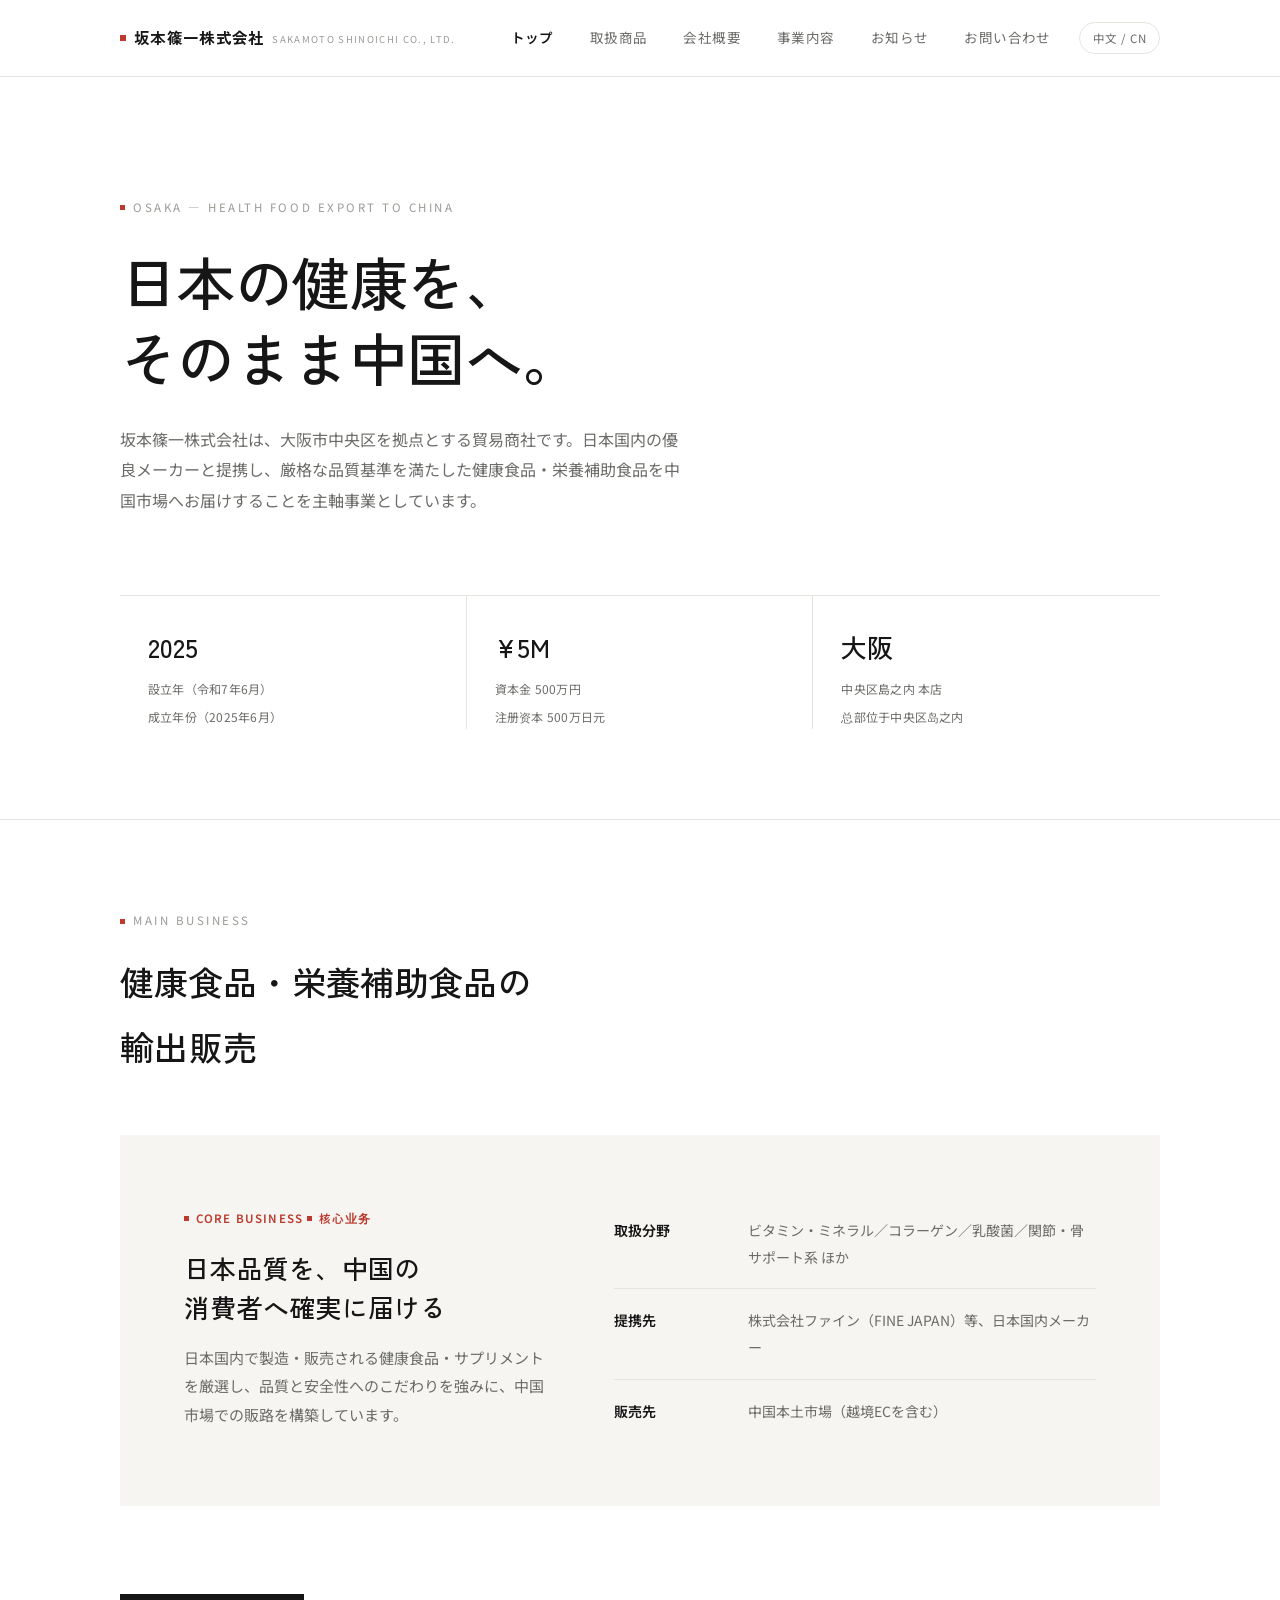
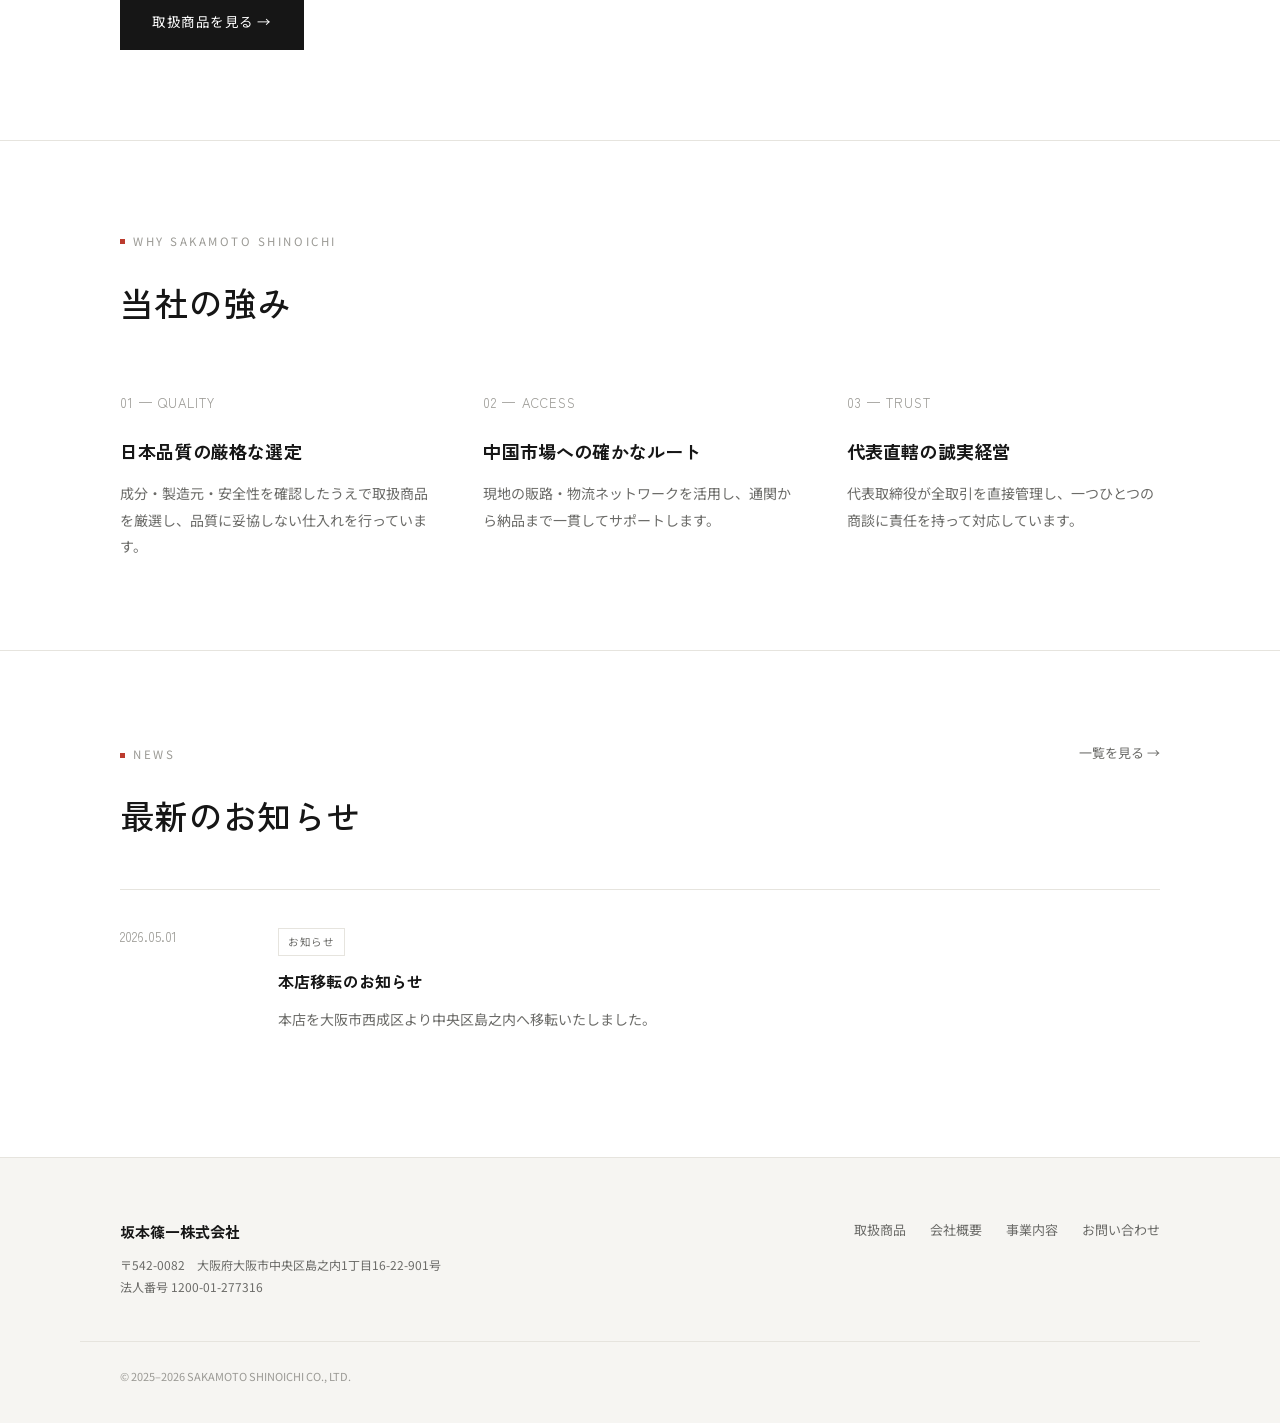
<file: index.html>
<!doctype html>
<html lang="ja">
<head>
<meta charset="UTF-8">
<meta name="viewport" content="width=device-width, initial-scale=1">
<title>坂本篠一株式会社 ｜ 日本の健康食品・栄養補助食品を中国へ</title>
<meta name="description" content="坂本篠一株式会社は大阪市中央区を拠点に、日本の優良健康食品・栄養補助食品メーカーと提携し、中国市場への輸出販売を行う商社です。">
<link rel="preconnect" href="https://fonts.googleapis.com">
<link href="https://fonts.googleapis.com/css2?family=Zen+Kaku+Gothic+New:wght@400;500;600;700&family=Noto+Sans+JP:wght@300;400;500;600;700&display=swap" rel="stylesheet">
<link rel="stylesheet" href="css/style.css">
</head>
<body>
<a class="skip-link" href="#main">本文へスキップ</a>

<header class="site-header">
  <div class="wrap">
    <a class="brand" href="index.html">
      <span class="dot"></span>坂本篠一株式会社
      <span class="en">SAKAMOTO SHINOICHI CO., LTD.</span>
    </a>
    <nav class="main-nav" aria-label="メインナビゲーション">
      <a href="index.html" aria-current="page">トップ</a>
      <a href="products.html">取扱商品</a>
      <a href="about.html">会社概要</a>
      <a href="business.html">事業内容</a>
      <a href="news.html">お知らせ</a>
      <a href="contact.html">お問い合わせ</a>
      <button class="lang-toggle" type="button">中文 / CN</button>
    </nav>
    <button class="nav-toggle" type="button" aria-label="メニューを開く"><span></span></button>
  </div>
</header>

<main id="main">

  <section class="hero">
    <div class="wrap">
      <span class="eyebrow lang-jp">OSAKA — HEALTH FOOD EXPORT TO CHINA</span>
      <span class="eyebrow lang-cn">大阪 — 健康食品对华出口</span>

      <h1 class="lang-jp">日本の健康を、<br>そのまま中国へ。</h1>
      <h1 class="lang-cn">将日本的健康，<br>原汁原味送达中国。</h1>

      <p class="lead lang-jp">坂本篠一株式会社は、大阪市中央区を拠点とする貿易商社です。日本国内の優良メーカーと提携し、厳格な品質基準を満たした健康食品・栄養補助食品を中国市場へお届けすることを主軸事業としています。</p>
      <p class="lead lang-cn">坂本篠一株式会社是一家总部位于大阪市中央区的贸易商社。我们与日本国内优质厂商建立合作，将符合严格品质标准的健康食品与营养保健品销往中国市场，这是我们的核心事业。</p>

      <div class="hero-stats">
        <div>
          <span class="num">2025</span>
          <span class="label lang-jp">設立年（令和7年6月）</span>
          <span class="label lang-cn">成立年份（2025年6月）</span>
        </div>
        <div>
          <span class="num">¥5M</span>
          <span class="label lang-jp">資本金 500万円</span>
          <span class="label lang-cn">注册资本 500万日元</span>
        </div>
        <div>
          <span class="num">大阪</span>
          <span class="label lang-jp">中央区島之内 本店</span>
          <span class="label lang-cn">总部位于中央区岛之内</span>
        </div>
      </div>
    </div>
  </section>

  <section aria-labelledby="main-biz-h">
    <div class="wrap">
      <div class="section-head">
        <span class="eyebrow lang-jp">MAIN BUSINESS</span>
        <span class="eyebrow lang-cn">核心业务</span>
        <h2 id="main-biz-h" class="lang-jp">健康食品・栄養補助食品の<br>輸出販売</h2>
        <h2 class="lang-cn">健康食品与营养保健品<br>出口销售</h2>
      </div>

      <div class="main-biz">
        <div>
          <span class="tag lang-jp">CORE BUSINESS</span>
          <span class="tag lang-cn">核心业务</span>
          <h3 class="lang-jp">日本品質を、中国の<br>消費者へ確実に届ける</h3>
          <h3 class="lang-cn">将日本品质，<br>确实送达中国消费者</h3>
          <p class="lang-jp">日本国内で製造・販売される健康食品・サプリメントを厳選し、品質と安全性へのこだわりを強みに、中国市場での販路を構築しています。</p>
          <p class="lang-cn">精选日本国内生产销售的健康食品与营养补充剂，凭借对品质与安全性的坚持，构建面向中国市场的稳定销售渠道。</p>
        </div>
        <ul class="main-biz-list">
          <li><strong class="lang-jp">取扱分野</strong><strong class="lang-cn">经营领域</strong><span class="lang-jp">ビタミン・ミネラル／コラーゲン／乳酸菌／関節・骨サポート系 ほか</span><span class="lang-cn">维生素矿物质／胶原蛋白／乳酸菌／关节骨骼支持类 等</span></li>
          <li><strong class="lang-jp">提携先</strong><strong class="lang-cn">合作伙伴</strong><span class="lang-jp">株式会社ファイン（FINE JAPAN）等、日本国内メーカー</span><span class="lang-cn">株式会社FINE JAPAN等日本国内厂商</span></li>
          <li><strong class="lang-jp">販売先</strong><strong class="lang-cn">销售地区</strong><span class="lang-jp">中国本土市場（越境ECを含む）</span><span class="lang-cn">中国本土市场（含跨境电商渠道）</span></li>
        </ul>
      </div>
      <div class="section-foot">
        <a href="products.html" class="btn lang-jp">取扱商品を見る →</a>
        <a href="products.html" class="btn lang-cn">查看代理产品 →</a>
      </div>
    </div>
  </section>

  <section aria-labelledby="strength-h">
    <div class="wrap">
      <div class="section-head">
        <span class="eyebrow lang-jp">WHY SAKAMOTO SHINOICHI</span>
        <span class="eyebrow lang-cn">我们的优势</span>
        <h2 id="strength-h" class="lang-jp">当社の強み</h2>
        <h2 class="lang-cn">核心竞争力</h2>
      </div>
      <div class="grid3">
        <div>
          <span class="num">01 — QUALITY</span>
          <h3 class="lang-jp">日本品質の厳格な選定</h3>
          <h3 class="lang-cn">严格遴选日本品质</h3>
          <p class="lang-jp">成分・製造元・安全性を確認したうえで取扱商品を厳選し、品質に妥協しない仕入れを行っています。</p>
          <p class="lang-cn">在确认成分、产地与安全性后严格筛选经营产品，采购上绝不妥协品质。</p>
        </div>
        <div>
          <span class="num">02 — ACCESS</span>
          <h3 class="lang-jp">中国市場への確かなルート</h3>
          <h3 class="lang-cn">畅通的中国市场渠道</h3>
          <p class="lang-jp">現地の販路・物流ネットワークを活用し、通関から納品まで一貫してサポートします。</p>
          <p class="lang-cn">充分利用本地销售渠道与物流网络，从通关到交付提供全程支持。</p>
        </div>
        <div>
          <span class="num">03 — TRUST</span>
          <h3 class="lang-jp">代表直轄の誠実経営</h3>
          <h3 class="lang-cn">代表亲自・诚信经营</h3>
          <p class="lang-jp">代表取締役が全取引を直接管理し、一つひとつの商談に責任を持って対応しています。</p>
          <p class="lang-cn">代表取締役亲自主导全部交易，对每笔业务负责到底。</p>
        </div>
      </div>
    </div>
  </section>

  <section aria-labelledby="news-h">
    <div class="wrap">
      <div class="section-head" style="display:flex;justify-content:space-between;align-items:baseline;flex-wrap:wrap;gap:20px;margin-bottom:40px;">
        <div>
          <span class="eyebrow lang-jp">NEWS</span>
          <span class="eyebrow lang-cn">最新公告</span>
          <h2 id="news-h" class="lang-jp" style="margin-top:0;">最新のお知らせ</h2>
          <h2 class="lang-cn" style="margin-top:0;">最新公告</h2>
        </div>
        <a href="news.html" class="lang-jp" style="font-size:13px;color:var(--ink-soft);">一覧を見る →</a>
        <a href="news.html" class="lang-cn" style="font-size:13px;color:var(--ink-soft);">查看全部 →</a>
      </div>
      <div class="news-item">
        <div class="news-date">2026.05.01</div>
        <div>
          <span class="news-tag lang-jp">お知らせ</span><span class="news-tag lang-cn">公告</span>
          <h3 class="lang-jp">本店移転のお知らせ</h3>
          <h3 class="lang-cn">总部迁址公告</h3>
          <p class="lang-jp">本店を大阪市西成区より中央区島之内へ移転いたしました。</p>
          <p class="lang-cn">总部已由大阪市西成区迁至中央区岛之内。</p>
        </div>
      </div>
    </div>
  </section>

</main>

<footer>
  <div class="wrap">
    <div>
      <div class="f-brand">坂本篠一株式会社</div>
      <div class="f-meta">〒542-0082　大阪府大阪市中央区島之内1丁目16-22-901号<br>法人番号 1200-01-277316</div>
    </div>
    <nav class="f-links">
      <a href="products.html" class="lang-jp">取扱商品</a><a href="products.html" class="lang-cn">代理产品</a>
      <a href="about.html" class="lang-jp">会社概要</a><a href="about.html" class="lang-cn">公司概要</a>
      <a href="business.html" class="lang-jp">事業内容</a><a href="business.html" class="lang-cn">业务内容</a>
      <a href="contact.html" class="lang-jp">お問い合わせ</a><a href="contact.html" class="lang-cn">联系我们</a>
    </nav>
  </div>
  <div class="wrap f-bottom">© 2025–2026 SAKAMOTO SHINOICHI CO., LTD.</div>
</footer>

<script src="js/main.js"></script>
</body>
</html>
</file>
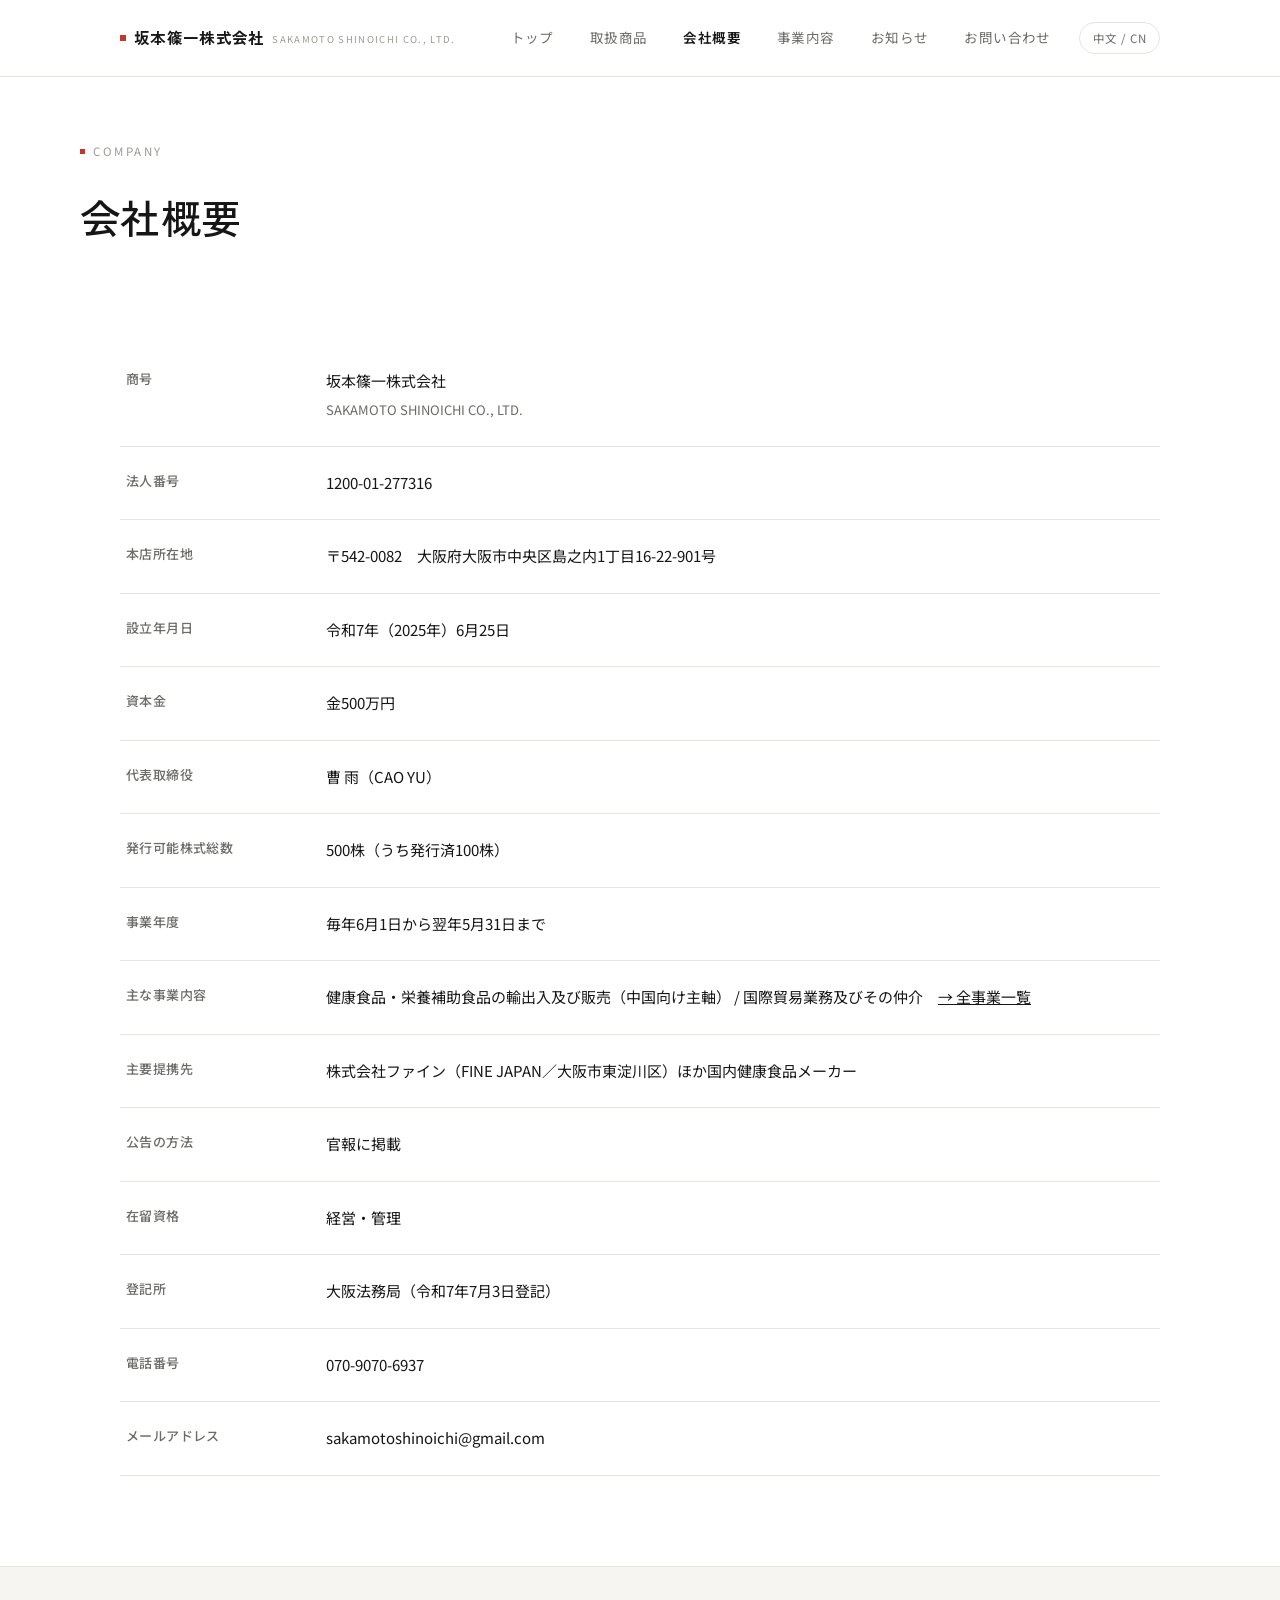
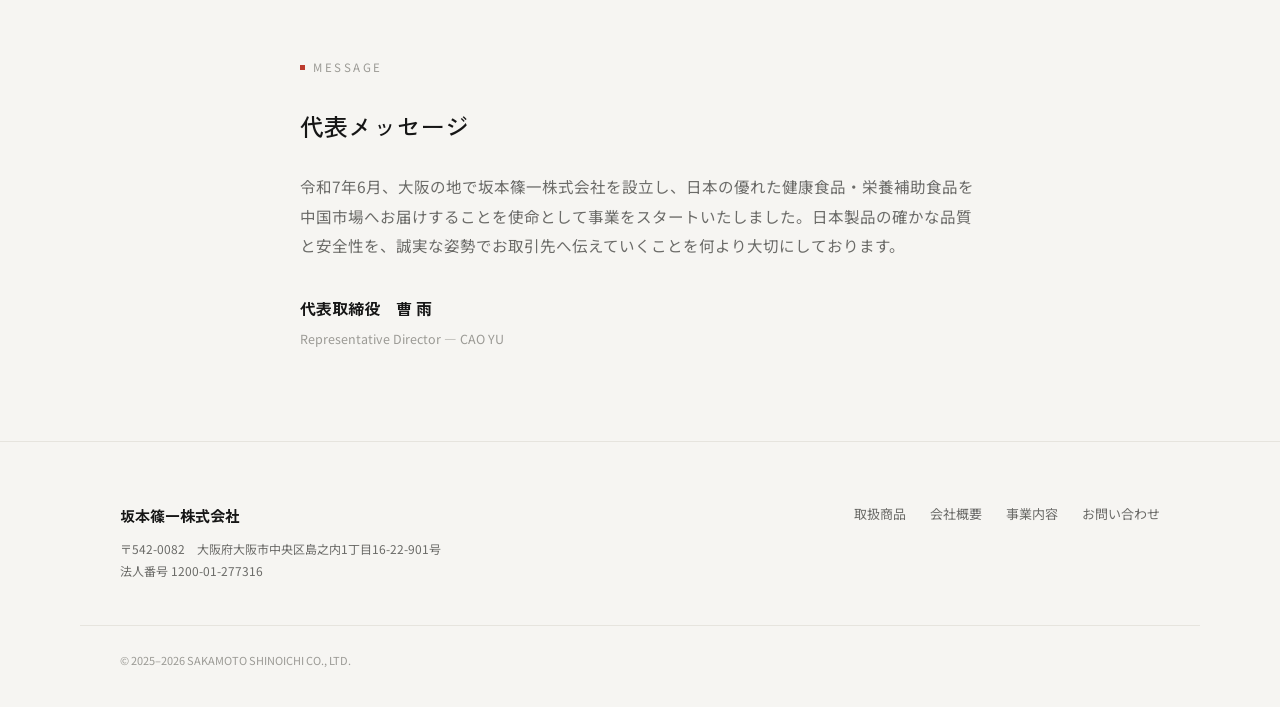
<file: about.html>
<!doctype html>
<html lang="ja">
<head>
<meta charset="UTF-8">
<meta name="viewport" content="width=device-width, initial-scale=1">
<title>会社概要 ｜ 坂本篠一株式会社</title>
<meta name="description" content="坂本篠一株式会社の会社概要。大阪市中央区島之内、資本金500万円、令和7年6月設立。代表取締役：曹雨（CAO YU）。法人番号1200-01-277316。">
<link rel="preconnect" href="https://fonts.googleapis.com">
<link href="https://fonts.googleapis.com/css2?family=Zen+Kaku+Gothic+New:wght@400;500;600;700&family=Noto+Sans+JP:wght@300;400;500;600;700&display=swap" rel="stylesheet">
<link rel="stylesheet" href="css/style.css">
</head>
<body>
<a class="skip-link" href="#main">本文へスキップ</a>

<header class="site-header">
  <div class="wrap">
    <a class="brand" href="index.html">
      <span class="dot"></span>坂本篠一株式会社
      <span class="en">SAKAMOTO SHINOICHI CO., LTD.</span>
    </a>
    <nav class="main-nav" aria-label="メインナビゲーション">
      <a href="index.html">トップ</a>
      <a href="products.html">取扱商品</a>
      <a href="about.html" aria-current="page">会社概要</a>
      <a href="business.html">事業内容</a>
      <a href="news.html">お知らせ</a>
      <a href="contact.html">お問い合わせ</a>
      <button class="lang-toggle" type="button">中文 / CN</button>
    </nav>
    <button class="nav-toggle" type="button" aria-label="メニューを開く"><span></span></button>
  </div>
</header>

<main id="main">

  <div class="page-head wrap">
    <span class="eyebrow lang-jp">COMPANY</span>
    <span class="eyebrow lang-cn">公司概要</span>
    <h1 class="lang-jp">会社概要</h1>
    <h1 class="lang-cn">公司概要</h1>
  </div>

  <section>
    <div class="wrap">
      <table class="kaisha">
        <tr>
          <th class="lang-jp">商号</th><th class="lang-cn">公司名称</th>
          <td>坂本篠一株式会社<br><span style="font-size:13px;color:var(--ink-soft)">SAKAMOTO SHINOICHI CO., LTD.</span></td>
        </tr>
        <tr>
          <th class="lang-jp">法人番号</th><th class="lang-cn">法人编号</th>
          <td>1200-01-277316</td>
        </tr>
        <tr>
          <th class="lang-jp">本店所在地</th><th class="lang-cn">总部地址</th>
          <td class="lang-jp">〒542-0082　大阪府大阪市中央区島之内1丁目16-22-901号</td>
          <td class="lang-cn">〒542-0082　大阪府大阪市中央区岛之内1丁目16-22-901号</td>
        </tr>
        <tr>
          <th class="lang-jp">設立年月日</th><th class="lang-cn">成立日期</th>
          <td class="lang-jp">令和7年（2025年）6月25日</td>
          <td class="lang-cn">2025年6月25日（令和7年）</td>
        </tr>
        <tr>
          <th class="lang-jp">資本金</th><th class="lang-cn">注册资本</th>
          <td class="lang-jp">金500万円</td>
          <td class="lang-cn">500万日元</td>
        </tr>
        <tr>
          <th class="lang-jp">代表取締役</th><th class="lang-cn">代表取締役</th>
          <td>曹 雨（CAO YU）</td>
        </tr>
        <tr>
          <th class="lang-jp">発行可能株式総数</th><th class="lang-cn">可发行股票总数</th>
          <td class="lang-jp">500株（うち発行済100株）</td>
          <td class="lang-cn">500股（其中已发行100股）</td>
        </tr>
        <tr>
          <th class="lang-jp">事業年度</th><th class="lang-cn">会计年度</th>
          <td class="lang-jp">毎年6月1日から翌年5月31日まで</td>
          <td class="lang-cn">每年6月1日至翌年5月31日</td>
        </tr>
        <tr>
          <th class="lang-jp">主な事業内容</th><th class="lang-cn">主要业务</th>
          <td class="lang-jp">健康食品・栄養補助食品の輸出入及び販売（中国向け主軸） / 国際貿易業務及びその仲介　<a href="business.html" style="text-decoration:underline">→ 全事業一覧</a></td>
          <td class="lang-cn">健康食品与营养保健品进出口及销售（核心面向中国） / 国际贸易业务及中介　<a href="business.html" style="text-decoration:underline">→ 全部业务</a></td>
        </tr>
        <tr>
          <th class="lang-jp">主要提携先</th><th class="lang-cn">主要合作伙伴</th>
          <td class="lang-jp">株式会社ファイン（FINE JAPAN／大阪市東淀川区）ほか国内健康食品メーカー</td>
          <td class="lang-cn">株式会社FINE JAPAN（大阪市东淀川区）等日本国内健康食品厂商</td>
        </tr>
        <tr>
          <th class="lang-jp">公告の方法</th><th class="lang-cn">公告方式</th>
          <td class="lang-jp">官報に掲載</td>
          <td class="lang-cn">刊载于官报</td>
        </tr>
        <tr>
          <th class="lang-jp">在留資格</th><th class="lang-cn">签证类型</th>
          <td class="lang-jp">経営・管理</td>
          <td class="lang-cn">经营管理签证</td>
        </tr>
        <tr>
          <th class="lang-jp">登記所</th><th class="lang-cn">登记机关</th>
          <td class="lang-jp">大阪法務局（令和7年7月3日登記）</td>
          <td class="lang-cn">大阪法务局（2025年7月3日登记）</td>
        </tr>
        <tr>
          <th class="lang-jp">電話番号</th><th class="lang-cn">电话</th>
          <td>070-9070-6937</td>
        </tr>
        <tr>
          <th class="lang-jp">メールアドレス</th><th class="lang-cn">邮箱</th>
          <td><a href="mailto:sakamotoshinoichi@gmail.com">sakamotoshinoichi@gmail.com</a></td>
        </tr>
      </table>
    </div>
  </section>

  <section style="background:var(--bg-soft);">
    <div class="wrap-n">
      <span class="eyebrow lang-jp">MESSAGE</span>
      <span class="eyebrow lang-cn">代表致辞</span>
      <h2 class="lang-jp" style="font-size:24px;margin-bottom:24px;">代表メッセージ</h2>
      <h2 class="lang-cn" style="font-size:24px;margin-bottom:24px;">代表致辞</h2>
      <p class="lang-jp" style="color:var(--ink-soft);font-size:15.5px;">令和7年6月、大阪の地で坂本篠一株式会社を設立し、日本の優れた健康食品・栄養補助食品を中国市場へお届けすることを使命として事業をスタートいたしました。日本製品の確かな品質と安全性を、誠実な姿勢でお取引先へ伝えていくことを何より大切にしております。</p>
      <p class="lang-cn" style="color:var(--ink-soft);font-size:15.5px;">2025年6月，坂本篠一株式会社于大阪正式创立，以将日本优质健康食品与营养保健品输送至中国市场为使命，开启经营之路。我们最重视的，是以诚信的态度将日本产品的可靠品质与安全保障传递给每一位合作伙伴。</p>
      <div style="margin-top:32px;font-family:var(--serif);font-size:16px;color:var(--ink);font-weight:600;">代表取締役　曹 雨</div>
      <div style="font-size:12.5px;color:var(--ink-faint);margin-top:4px;">Representative Director — CAO YU</div>
    </div>
  </section>

</main>

<footer>
  <div class="wrap">
    <div>
      <div class="f-brand">坂本篠一株式会社</div>
      <div class="f-meta">〒542-0082　大阪府大阪市中央区島之内1丁目16-22-901号<br>法人番号 1200-01-277316</div>
    </div>
    <nav class="f-links">
      <a href="products.html" class="lang-jp">取扱商品</a><a href="products.html" class="lang-cn">代理产品</a>
      <a href="about.html" class="lang-jp">会社概要</a><a href="about.html" class="lang-cn">公司概要</a>
      <a href="business.html" class="lang-jp">事業内容</a><a href="business.html" class="lang-cn">业务内容</a>
      <a href="contact.html" class="lang-jp">お問い合わせ</a><a href="contact.html" class="lang-cn">联系我们</a>
    </nav>
  </div>
  <div class="wrap f-bottom">© 2025–2026 SAKAMOTO SHINOICHI CO., LTD.</div>
</footer>

<script src="js/main.js"></script>
</body>
</html>
</file>
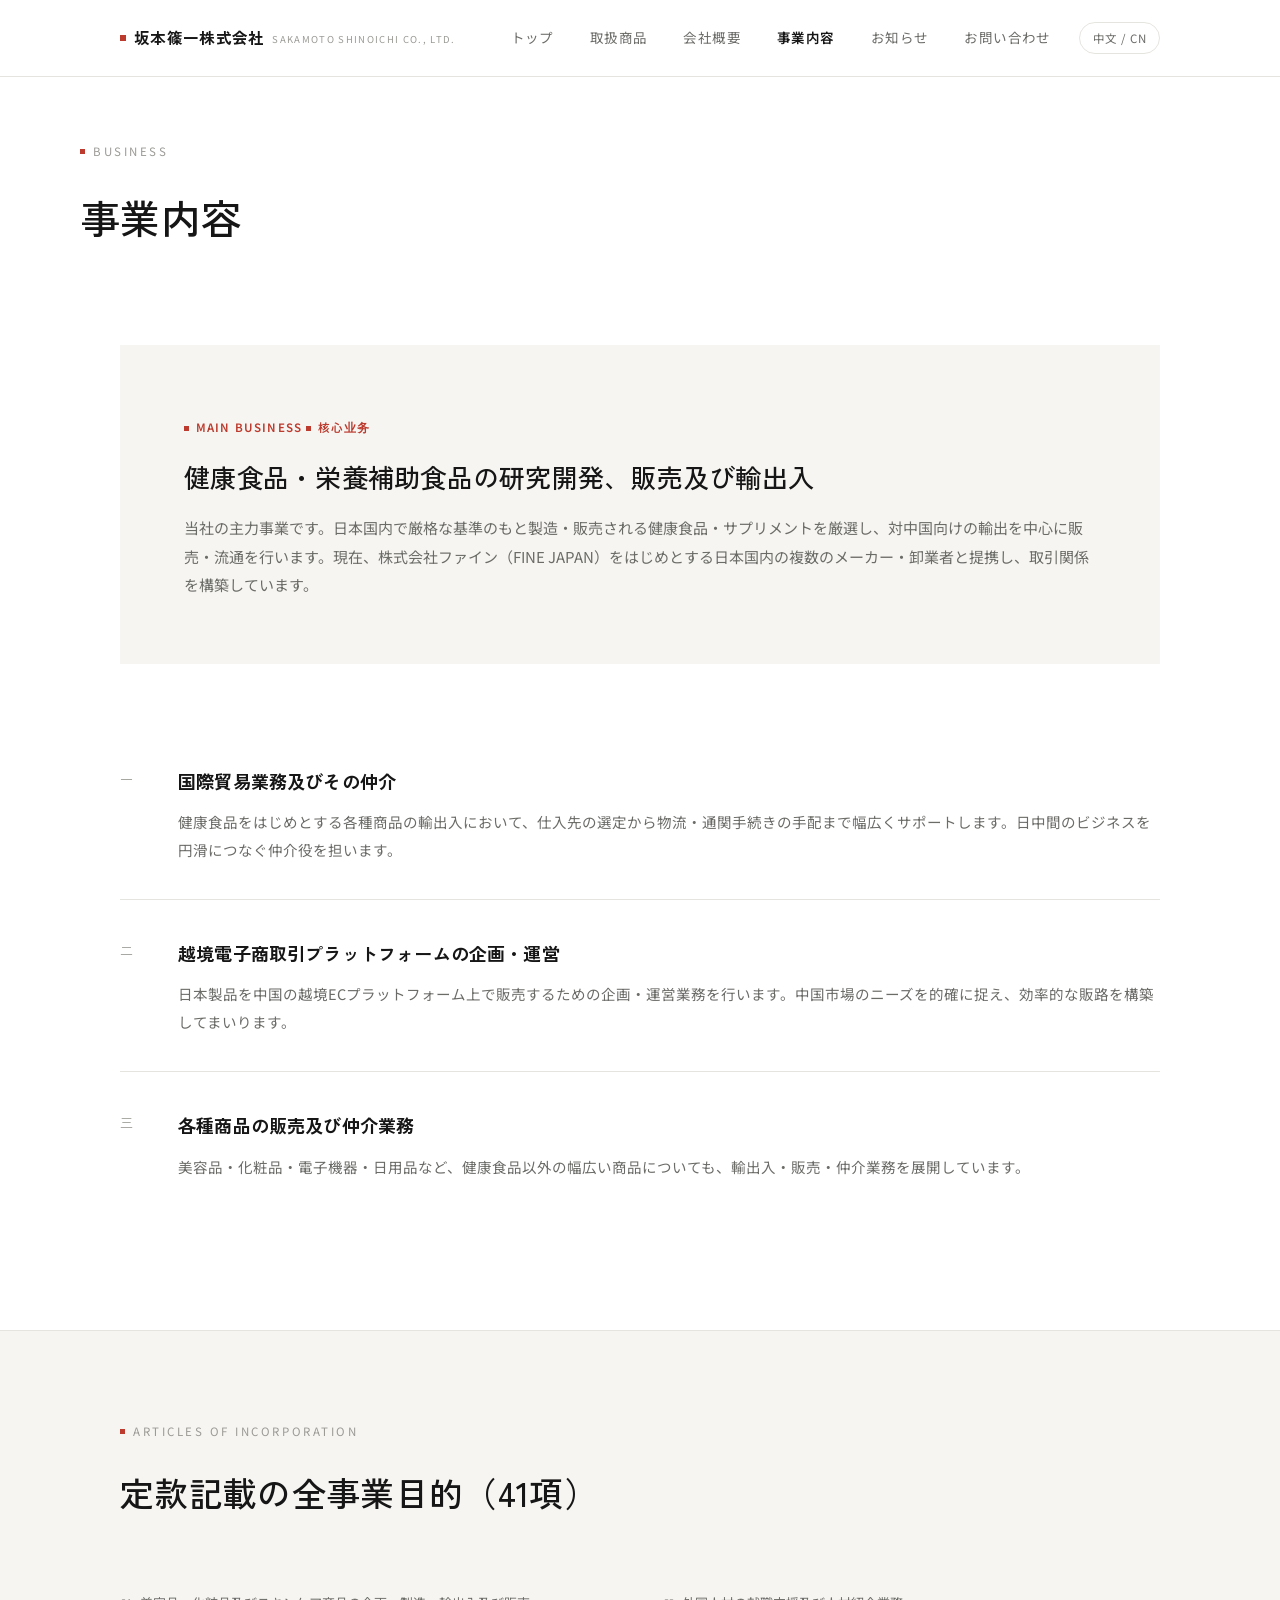
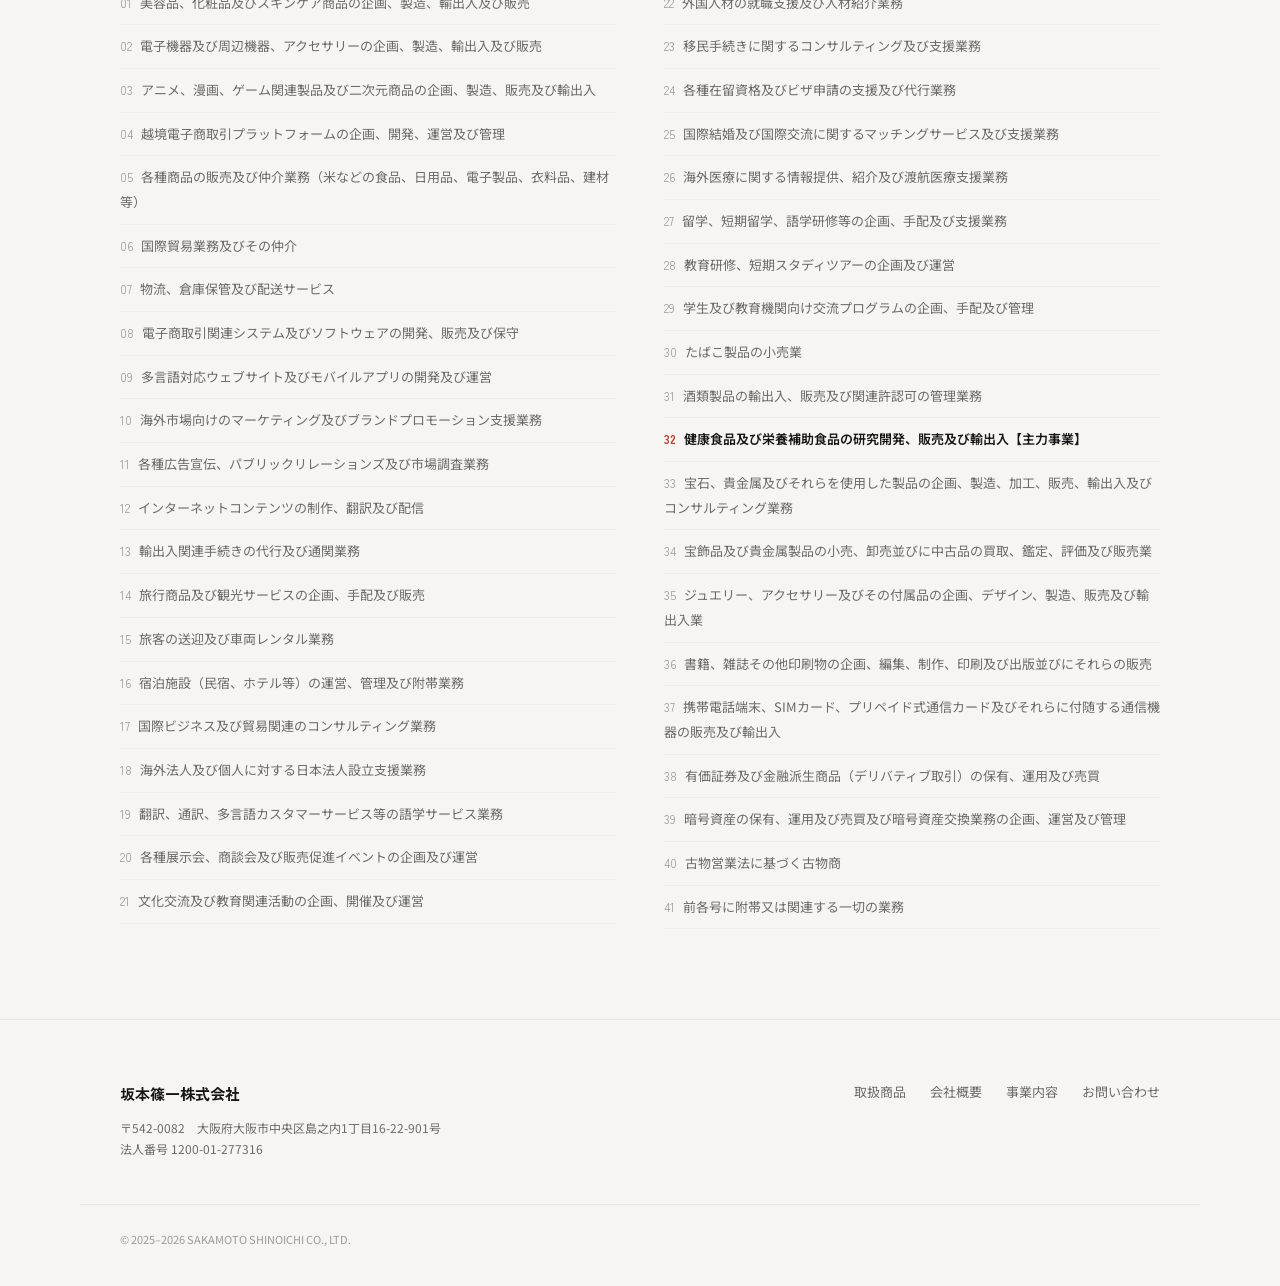
<file: business.html>
<!doctype html>
<html lang="ja">
<head>
<meta charset="UTF-8">
<meta name="viewport" content="width=device-width, initial-scale=1">
<title>事業内容 ｜ 坂本篠一株式会社</title>
<meta name="description" content="坂本篠一株式会社の事業内容。健康食品・栄養補助食品の対中輸出を主力に、貿易・越境EC等の事業を展開。">
<link rel="preconnect" href="https://fonts.googleapis.com">
<link href="https://fonts.googleapis.com/css2?family=Zen+Kaku+Gothic+New:wght@400;500;600;700&family=Noto+Sans+JP:wght@300;400;500;600;700&display=swap" rel="stylesheet">
<link rel="stylesheet" href="css/style.css">
</head>
<body>
<a class="skip-link" href="#main">本文へスキップ</a>

<header class="site-header">
  <div class="wrap">
    <a class="brand" href="index.html">
      <span class="dot"></span>坂本篠一株式会社
      <span class="en">SAKAMOTO SHINOICHI CO., LTD.</span>
    </a>
    <nav class="main-nav" aria-label="メインナビゲーション">
      <a href="index.html">トップ</a>
      <a href="products.html">取扱商品</a>
      <a href="about.html">会社概要</a>
      <a href="business.html" aria-current="page">事業内容</a>
      <a href="news.html">お知らせ</a>
      <a href="contact.html">お問い合わせ</a>
      <button class="lang-toggle" type="button">中文 / CN</button>
    </nav>
    <button class="nav-toggle" type="button" aria-label="メニューを開く"><span></span></button>
  </div>
</header>

<main id="main">

  <div class="page-head wrap">
    <span class="eyebrow lang-jp">BUSINESS</span>
    <span class="eyebrow lang-cn">业务内容</span>
    <h1 class="lang-jp">事業内容</h1>
    <h1 class="lang-cn">业务内容</h1>
  </div>

  <section>
    <div class="wrap">

      <!-- 主力事業ハイライト -->
      <div class="main-biz" style="grid-template-columns:1fr;margin-bottom:64px;">
        <div>
          <span class="tag lang-jp">MAIN BUSINESS</span>
          <span class="tag lang-cn">核心业务</span>
          <h3 class="lang-jp">健康食品・栄養補助食品の研究開発、販売及び輸出入</h3>
          <h3 class="lang-cn">健康食品与营养保健品的研发、销售及进出口</h3>
          <p class="lang-jp">当社の主力事業です。日本国内で厳格な基準のもと製造・販売される健康食品・サプリメントを厳選し、対中国向けの輸出を中心に販売・流通を行います。現在、株式会社ファイン（FINE JAPAN）をはじめとする日本国内の複数のメーカー・卸業者と提携し、取引関係を構築しています。</p>
          <p class="lang-cn">这是本公司的核心业务。我们精选在日本严格标准下生产销售的健康食品与营养补充剂，以对华出口为核心开展销售与流通业务。目前已与株式会社FINE JAPAN等日本国内多家制造商及批发商建立合作采购关系。</p>
        </div>
      </div>

      <!-- 3事業詳細 -->
      <div class="kanji-list" style="margin-bottom:24px;">
        <div>
          <div class="kanji-num">一</div>
          <div>
            <h3 class="lang-jp">国際貿易業務及びその仲介</h3>
            <h3 class="lang-cn">国际贸易业务及中介</h3>
            <p class="lang-jp">健康食品をはじめとする各種商品の輸出入において、仕入先の選定から物流・通関手続きの手配まで幅広くサポートします。日中間のビジネスを円滑につなぐ仲介役を担います。</p>
            <p class="lang-cn">在以健康食品为主的各类商品进出口业务中，提供从供应商遴选到物流通关手续安排的全方位支持，担当日中两国商务往来的桥梁角色。</p>
          </div>
        </div>
        <div>
          <div class="kanji-num">二</div>
          <div>
            <h3 class="lang-jp">越境電子商取引プラットフォームの企画・運営</h3>
            <h3 class="lang-cn">跨境电商平台的企划与运营</h3>
            <p class="lang-jp">日本製品を中国の越境ECプラットフォーム上で販売するための企画・運営業務を行います。中国市場のニーズを的確に捉え、効率的な販路を構築してまいります。</p>
            <p class="lang-cn">负责通过中国跨境电商平台销售日本产品的企划与运营业务，精准把握中国市场需求，构建高效销售渠道。</p>
          </div>
        </div>
        <div>
          <div class="kanji-num">三</div>
          <div>
            <h3 class="lang-jp">各種商品の販売及び仲介業務</h3>
            <h3 class="lang-cn">各类商品的销售及中介业务</h3>
            <p class="lang-jp">美容品・化粧品・電子機器・日用品など、健康食品以外の幅広い商品についても、輸出入・販売・仲介業務を展開しています。</p>
            <p class="lang-cn">除健康食品外，亦涵盖美容品、化妆品、电子设备、日用品等广泛品类的进出口、销售及中介业务。</p>
          </div>
        </div>
      </div>
    </div>
  </section>

  <!-- 全41事業目的一覧 -->
  <section style="background:var(--bg-soft);">
    <div class="wrap">
      <div class="section-head">
        <span class="eyebrow lang-jp">ARTICLES OF INCORPORATION</span>
        <span class="eyebrow lang-cn">公司章程</span>
        <h2 class="lang-jp">定款記載の全事業目的（41項）</h2>
        <h2 class="lang-cn">章程记载的全部业务目的（共41项）</h2>
      </div>
      <ul class="full-list lang-jp">
        <li><span class="lnum">01</span>美容品、化粧品及びスキンケア商品の企画、製造、輸出入及び販売</li>
        <li><span class="lnum">02</span>電子機器及び周辺機器、アクセサリーの企画、製造、輸出入及び販売</li>
        <li><span class="lnum">03</span>アニメ、漫画、ゲーム関連製品及び二次元商品の企画、製造、販売及び輸出入</li>
        <li><span class="lnum">04</span>越境電子商取引プラットフォームの企画、開発、運営及び管理</li>
        <li><span class="lnum">05</span>各種商品の販売及び仲介業務（米などの食品、日用品、電子製品、衣料品、建材等）</li>
        <li><span class="lnum">06</span>国際貿易業務及びその仲介</li>
        <li><span class="lnum">07</span>物流、倉庫保管及び配送サービス</li>
        <li><span class="lnum">08</span>電子商取引関連システム及びソフトウェアの開発、販売及び保守</li>
        <li><span class="lnum">09</span>多言語対応ウェブサイト及びモバイルアプリの開発及び運営</li>
        <li><span class="lnum">10</span>海外市場向けのマーケティング及びブランドプロモーション支援業務</li>
        <li><span class="lnum">11</span>各種広告宣伝、パブリックリレーションズ及び市場調査業務</li>
        <li><span class="lnum">12</span>インターネットコンテンツの制作、翻訳及び配信</li>
        <li><span class="lnum">13</span>輸出入関連手続きの代行及び通関業務</li>
        <li><span class="lnum">14</span>旅行商品及び観光サービスの企画、手配及び販売</li>
        <li><span class="lnum">15</span>旅客の送迎及び車両レンタル業務</li>
        <li><span class="lnum">16</span>宿泊施設（民宿、ホテル等）の運営、管理及び附帯業務</li>
        <li><span class="lnum">17</span>国際ビジネス及び貿易関連のコンサルティング業務</li>
        <li><span class="lnum">18</span>海外法人及び個人に対する日本法人設立支援業務</li>
        <li><span class="lnum">19</span>翻訳、通訳、多言語カスタマーサービス等の語学サービス業務</li>
        <li><span class="lnum">20</span>各種展示会、商談会及び販売促進イベントの企画及び運営</li>
        <li><span class="lnum">21</span>文化交流及び教育関連活動の企画、開催及び運営</li>
        <li><span class="lnum">22</span>外国人材の就職支援及び人材紹介業務</li>
        <li><span class="lnum">23</span>移民手続きに関するコンサルティング及び支援業務</li>
        <li><span class="lnum">24</span>各種在留資格及びビザ申請の支援及び代行業務</li>
        <li><span class="lnum">25</span>国際結婚及び国際交流に関するマッチングサービス及び支援業務</li>
        <li><span class="lnum">26</span>海外医療に関する情報提供、紹介及び渡航医療支援業務</li>
        <li><span class="lnum">27</span>留学、短期留学、語学研修等の企画、手配及び支援業務</li>
        <li><span class="lnum">28</span>教育研修、短期スタディツアーの企画及び運営</li>
        <li><span class="lnum">29</span>学生及び教育機関向け交流プログラムの企画、手配及び管理</li>
        <li><span class="lnum">30</span>たばこ製品の小売業</li>
        <li><span class="lnum">31</span>酒類製品の輸出入、販売及び関連許認可の管理業務</li>
        <li class="highlight"><span class="lnum">32</span>健康食品及び栄養補助食品の研究開発、販売及び輸出入【主力事業】</li>
        <li><span class="lnum">33</span>宝石、貴金属及びそれらを使用した製品の企画、製造、加工、販売、輸出入及びコンサルティング業務</li>
        <li><span class="lnum">34</span>宝飾品及び貴金属製品の小売、卸売並びに中古品の買取、鑑定、評価及び販売業</li>
        <li><span class="lnum">35</span>ジュエリー、アクセサリー及びその付属品の企画、デザイン、製造、販売及び輸出入業</li>
        <li><span class="lnum">36</span>書籍、雑誌その他印刷物の企画、編集、制作、印刷及び出版並びにそれらの販売</li>
        <li><span class="lnum">37</span>携帯電話端末、SIMカード、プリペイド式通信カード及びそれらに付随する通信機器の販売及び輸出入</li>
        <li><span class="lnum">38</span>有価証券及び金融派生商品（デリバティブ取引）の保有、運用及び売買</li>
        <li><span class="lnum">39</span>暗号資産の保有、運用及び売買及び暗号資産交換業務の企画、運営及び管理</li>
        <li><span class="lnum">40</span>古物営業法に基づく古物商</li>
        <li><span class="lnum">41</span>前各号に附帯又は関連する一切の業務</li>
      </ul>
      <ul class="full-list lang-cn">
        <li><span class="lnum">01</span>美容品、化妆品及护肤品的企划、制造、进出口及销售</li>
        <li><span class="lnum">02</span>电子设备及周边设备、配件的企划、制造、进出口及销售</li>
        <li><span class="lnum">03</span>动漫、漫画、游戏相关产品及二次元商品的企划、制造、销售及进出口</li>
        <li><span class="lnum">04</span>跨境电商平台的企划、开发、运营及管理</li>
        <li><span class="lnum">05</span>各类商品的销售及中介业务（大米等食品、日用品、电子产品、服装、建材等）</li>
        <li><span class="lnum">06</span>国际贸易业务及其中介</li>
        <li><span class="lnum">07</span>物流、仓储及配送服务</li>
        <li><span class="lnum">08</span>电商相关系统及软件的开发、销售及维护</li>
        <li><span class="lnum">09</span>多语言网站及移动应用的开发及运营</li>
        <li><span class="lnum">10</span>面向海外市场的营销及品牌推广支援业务</li>
        <li><span class="lnum">11</span>各类广告宣传、公关及市场调研业务</li>
        <li><span class="lnum">12</span>互联网内容的制作、翻译及发布</li>
        <li><span class="lnum">13</span>进出口相关手续代办及报关业务</li>
        <li><span class="lnum">14</span>旅游产品及观光服务的企划、安排及销售</li>
        <li><span class="lnum">15</span>旅客接送及车辆租赁业务</li>
        <li><span class="lnum">16</span>住宿设施（民宿、酒店等）的运营、管理及附属业务</li>
        <li><span class="lnum">17</span>国际商务及贸易相关咨询业务</li>
        <li><span class="lnum">18</span>面向海外法人及个人的日本法人设立支援业务</li>
        <li><span class="lnum">19</span>翻译、口译、多语言客服等语言服务业务</li>
        <li><span class="lnum">20</span>各类展会、洽谈会及促销活动的企划及运营</li>
        <li><span class="lnum">21</span>文化交流及教育相关活动的企划、举办及运营</li>
        <li><span class="lnum">22</span>外籍人才就职支援及人才介绍业务</li>
        <li><span class="lnum">23</span>移民手续相关咨询及支援业务</li>
        <li><span class="lnum">24</span>各类在留资格及签证申请的支援及代办业务</li>
        <li><span class="lnum">25</span>国际婚姻及国际交流相关的配对服务及支援业务</li>
        <li><span class="lnum">26</span>海外医疗信息提供、介绍及渡航医疗支援业务</li>
        <li><span class="lnum">27</span>留学、短期留学、语言研修等的企划、安排及支援业务</li>
        <li><span class="lnum">28</span>教育培训、短期游学的企划及运营</li>
        <li><span class="lnum">29</span>面向学生及教育机构的交流项目企划、安排及管理</li>
        <li><span class="lnum">30</span>烟草产品的零售</li>
        <li><span class="lnum">31</span>酒类产品的进出口、销售及相关许可管理业务</li>
        <li class="highlight"><span class="lnum">32</span>健康食品及营养保健品的研发、销售及进出口【核心业务】</li>
        <li><span class="lnum">33</span>珠宝、贵金属及其产品的企划、制造、加工、销售、进出口及咨询业务</li>
        <li><span class="lnum">34</span>珠宝及贵金属制品的零售、批发及二手品回收、鉴定、评估及销售</li>
        <li><span class="lnum">35</span>首饰、配件及其附属品的企划、设计、制造、销售及进出口</li>
        <li><span class="lnum">36</span>书籍、杂志及其他印刷品的企划、编辑、制作、印刷及出版及其销售</li>
        <li><span class="lnum">37</span>手机终端、SIM卡、预付费通信卡及附属通信设备的销售及进出口</li>
        <li><span class="lnum">38</span>有价证券及金融衍生品的持有、运用及买卖</li>
        <li><span class="lnum">39</span>加密资产的持有、运用及买卖，以及加密资产交换业务的企划、运营及管理</li>
        <li><span class="lnum">40</span>依据旧物营业法的古物商</li>
        <li><span class="lnum">41</span>与以上各项附带或相关的一切业务</li>
      </ul>
    </div>
  </section>

</main>

<footer>
  <div class="wrap">
    <div>
      <div class="f-brand">坂本篠一株式会社</div>
      <div class="f-meta">〒542-0082　大阪府大阪市中央区島之内1丁目16-22-901号<br>法人番号 1200-01-277316</div>
    </div>
    <nav class="f-links">
      <a href="products.html" class="lang-jp">取扱商品</a><a href="products.html" class="lang-cn">代理产品</a>
      <a href="about.html" class="lang-jp">会社概要</a><a href="about.html" class="lang-cn">公司概要</a>
      <a href="business.html" class="lang-jp">事業内容</a><a href="business.html" class="lang-cn">业务内容</a>
      <a href="contact.html" class="lang-jp">お問い合わせ</a><a href="contact.html" class="lang-cn">联系我们</a>
    </nav>
  </div>
  <div class="wrap f-bottom">© 2025–2026 SAKAMOTO SHINOICHI CO., LTD.</div>
</footer>

<script src="js/main.js"></script>
</body>
</html>
</file>
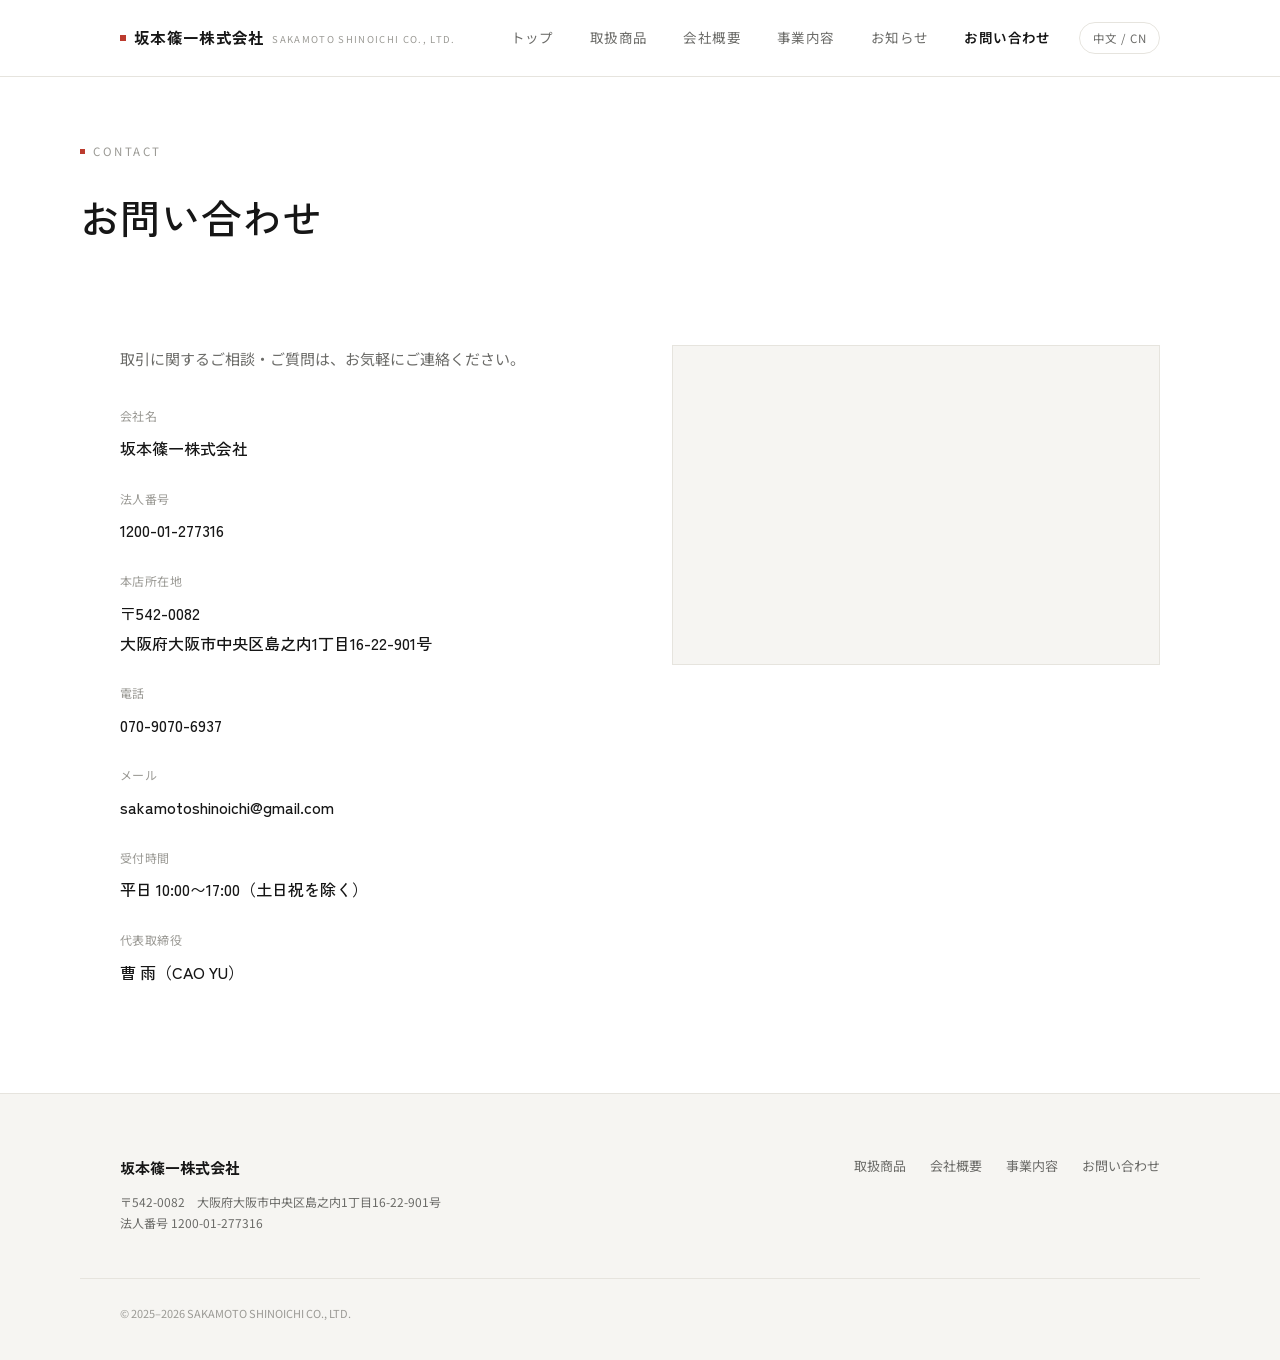
<file: contact.html>
<!doctype html>
<html lang="ja">
<head>
<meta charset="UTF-8">
<meta name="viewport" content="width=device-width, initial-scale=1">
<title>お問い合わせ ｜ 坂本篠一株式会社</title>
<meta name="description" content="坂本篠一株式会社へのお問い合わせ。大阪府大阪市中央区島之内1丁目16-22-901号。">
<link rel="preconnect" href="https://fonts.googleapis.com">
<link href="https://fonts.googleapis.com/css2?family=Zen+Kaku+Gothic+New:wght@400;500;600;700&family=Noto+Sans+JP:wght@300;400;500;600;700&display=swap" rel="stylesheet">
<link rel="stylesheet" href="css/style.css">
</head>
<body>
<a class="skip-link" href="#main">本文へスキップ</a>

<header class="site-header">
  <div class="wrap">
    <a class="brand" href="index.html">
      <span class="dot"></span>坂本篠一株式会社
      <span class="en">SAKAMOTO SHINOICHI CO., LTD.</span>
    </a>
    <nav class="main-nav" aria-label="メインナビゲーション">
      <a href="index.html">トップ</a>
      <a href="products.html">取扱商品</a>
      <a href="about.html">会社概要</a>
      <a href="business.html">事業内容</a>
      <a href="news.html">お知らせ</a>
      <a href="contact.html" aria-current="page">お問い合わせ</a>
      <button class="lang-toggle" type="button">中文 / CN</button>
    </nav>
    <button class="nav-toggle" type="button" aria-label="メニューを開く"><span></span></button>
  </div>
</header>

<main id="main">
  <div class="page-head wrap">
    <span class="eyebrow lang-jp">CONTACT</span>
    <span class="eyebrow lang-cn">联系我们</span>
    <h1 class="lang-jp">お問い合わせ</h1>
    <h1 class="lang-cn">联系我们</h1>
  </div>

  <section>
    <div class="wrap">
      <div class="contact-grid">
        <div class="contact-block">
          <p class="lang-jp" style="color:var(--ink-soft);margin:0 0 32px;font-size:15px;">取引に関するご相談・ご質問は、お気軽にご連絡ください。</p>
          <p class="lang-cn" style="color:var(--ink-soft);margin:0 0 32px;font-size:15px;">如有合作咨询或任何疑问，欢迎随时联系我们。</p>
          <dl>
            <dt class="lang-jp">会社名</dt><dt class="lang-cn">公司名称</dt>
            <dd>坂本篠一株式会社</dd>

            <dt class="lang-jp">法人番号</dt><dt class="lang-cn">法人编号</dt>
            <dd>1200-01-277316</dd>

            <dt class="lang-jp">本店所在地</dt><dt class="lang-cn">总部地址</dt>
            <dd class="lang-jp">〒542-0082<br>大阪府大阪市中央区島之内1丁目16-22-901号</dd>
            <dd class="lang-cn">〒542-0082<br>大阪府大阪市中央区岛之内1丁目16-22-901号</dd>

            <dt class="lang-jp">電話</dt><dt class="lang-cn">电话</dt>
            <dd><a href="tel:07090706937">070-9070-6937</a></dd>

            <dt class="lang-jp">メール</dt><dt class="lang-cn">邮箱</dt>
            <dd><a href="mailto:sakamotoshinoichi@gmail.com">sakamotoshinoichi@gmail.com</a></dd>

            <dt class="lang-jp">受付時間</dt><dt class="lang-cn">受理时间</dt>
            <dd class="lang-jp">平日 10:00〜17:00（土日祝を除く）</dd>
            <dd class="lang-cn">工作日 10:00〜17:00（节假日除外）</dd>

            <dt class="lang-jp">代表取締役</dt><dt class="lang-cn">代表取締役</dt>
            <dd>曹 雨（CAO YU）</dd>
          </dl>
        </div>
        <div class="map-frame">
          <iframe
            src="https://maps.google.com/maps?q=%E5%A4%A7%E9%98%AA%E5%BA%9C%E5%A4%A7%E9%98%AA%E5%B8%82%E4%B8%AD%E5%A4%AE%E5%8C%BA%E5%B3%B6%E4%B9%8B%E5%86%851%E4%B8%81%E7%9B%AE16-22&output=embed"
            loading="lazy" allowfullscreen referrerpolicy="no-referrer-when-downgrade"
            title="本店所在地マップ"></iframe>
        </div>
      </div>
    </div>
  </section>
</main>

<footer>
  <div class="wrap">
    <div>
      <div class="f-brand">坂本篠一株式会社</div>
      <div class="f-meta">〒542-0082　大阪府大阪市中央区島之内1丁目16-22-901号<br>法人番号 1200-01-277316</div>
    </div>
    <nav class="f-links">
      <a href="products.html" class="lang-jp">取扱商品</a><a href="products.html" class="lang-cn">代理产品</a>
      <a href="about.html" class="lang-jp">会社概要</a><a href="about.html" class="lang-cn">公司概要</a>
      <a href="business.html" class="lang-jp">事業内容</a><a href="business.html" class="lang-cn">业务内容</a>
      <a href="contact.html" class="lang-jp">お問い合わせ</a><a href="contact.html" class="lang-cn">联系我们</a>
    </nav>
  </div>
  <div class="wrap f-bottom">© 2025–2026 SAKAMOTO SHINOICHI CO., LTD.</div>
</footer>
<script src="js/main.js"></script>
</body>
</html>
</file>
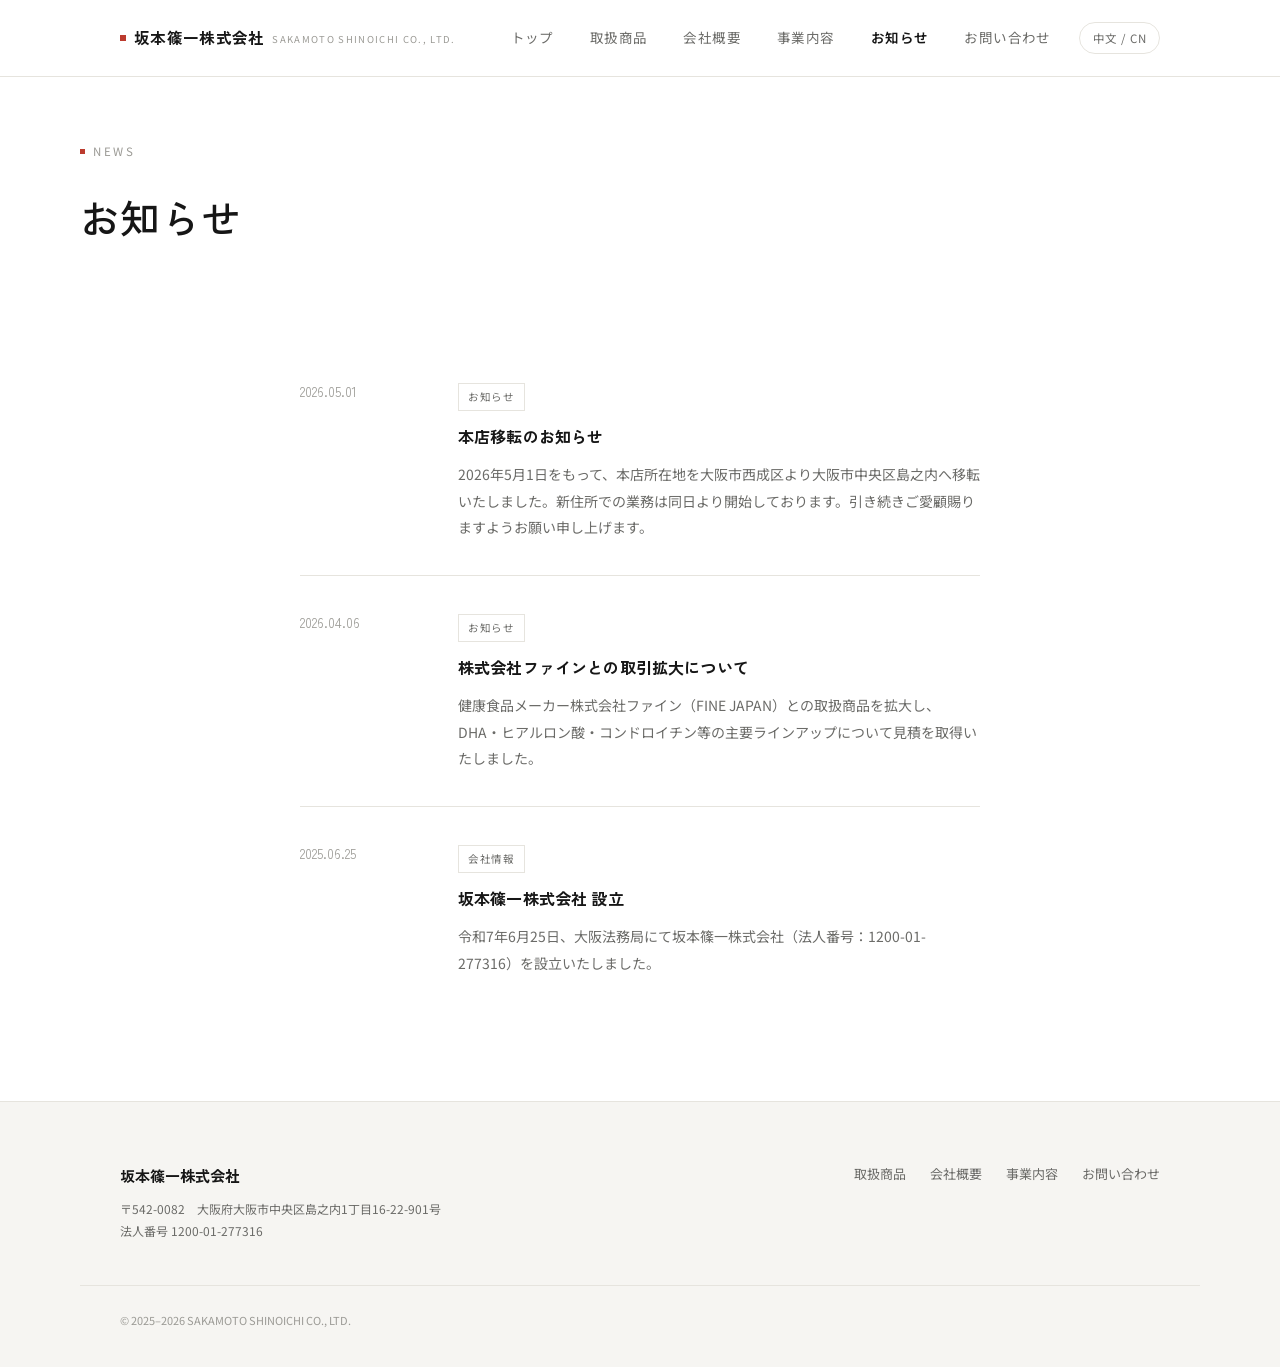
<file: news.html>
<!doctype html>
<html lang="ja">
<head>
<meta charset="UTF-8">
<meta name="viewport" content="width=device-width, initial-scale=1">
<title>お知らせ ｜ 坂本篠一株式会社</title>
<meta name="description" content="坂本篠一株式会社からの最新のお知らせ・ニュース一覧です。">
<link rel="preconnect" href="https://fonts.googleapis.com">
<link href="https://fonts.googleapis.com/css2?family=Zen+Kaku+Gothic+New:wght@400;500;600;700&family=Noto+Sans+JP:wght@300;400;500;600;700&display=swap" rel="stylesheet">
<link rel="stylesheet" href="css/style.css">
</head>
<body>
<a class="skip-link" href="#main">本文へスキップ</a>

<header class="site-header">
  <div class="wrap">
    <a class="brand" href="index.html">
      <span class="dot"></span>坂本篠一株式会社
      <span class="en">SAKAMOTO SHINOICHI CO., LTD.</span>
    </a>
    <nav class="main-nav" aria-label="メインナビゲーション">
      <a href="index.html">トップ</a>
      <a href="products.html">取扱商品</a>
      <a href="about.html">会社概要</a>
      <a href="business.html">事業内容</a>
      <a href="news.html" aria-current="page">お知らせ</a>
      <a href="contact.html">お問い合わせ</a>
      <button class="lang-toggle" type="button">中文 / CN</button>
    </nav>
    <button class="nav-toggle" type="button" aria-label="メニューを開く"><span></span></button>
  </div>
</header>

<main id="main">

  <div class="page-head wrap">
    <span class="eyebrow lang-jp">NEWS</span>
    <span class="eyebrow lang-cn">最新公告</span>
    <h1 class="lang-jp">お知らせ</h1>
    <h1 class="lang-cn">最新公告</h1>
  </div>

  <section>
    <div class="wrap-n">

      <div class="news-item">
        <div class="news-date">2026.05.01</div>
        <div>
          <span class="news-tag lang-jp">お知らせ</span>
          <span class="news-tag lang-cn">公告</span>
          <h3 class="lang-jp">本店移転のお知らせ</h3>
          <h3 class="lang-cn">总部迁址公告</h3>
          <p class="lang-jp">2026年5月1日をもって、本店所在地を大阪市西成区より大阪市中央区島之内へ移転いたしました。新住所での業務は同日より開始しております。引き続きご愛顧賜りますようお願い申し上げます。</p>
          <p class="lang-cn">自2026年5月1日起，公司总部已由大阪市西成区迁至大阪市中央区岛之内，并于当日正式开始新址办公。感谢各位客户一如既往的支持与厚爱。</p>
        </div>
      </div>

      <div class="news-item">
        <div class="news-date">2026.04.06</div>
        <div>
          <span class="news-tag lang-jp">お知らせ</span>
          <span class="news-tag lang-cn">公告</span>
          <h3 class="lang-jp">株式会社ファインとの取引拡大について</h3>
          <h3 class="lang-cn">与株式会社FINE JAPAN业务拓展公告</h3>
          <p class="lang-jp">健康食品メーカー株式会社ファイン（FINE JAPAN）との取扱商品を拡大し、DHA・ヒアルロン酸・コンドロイチン等の主要ラインアップについて見積を取得いたしました。</p>
          <p class="lang-cn">已扩大与健康食品厂商株式会社FINE JAPAN的代理产品范围，并就DHA、玻尿酸、软骨素等主要产品线取得报价。</p>
        </div>
      </div>

      <div class="news-item">
        <div class="news-date">2025.06.25</div>
        <div>
          <span class="news-tag lang-jp">会社情報</span>
          <span class="news-tag lang-cn">公司资讯</span>
          <h3 class="lang-jp">坂本篠一株式会社 設立</h3>
          <h3 class="lang-cn">坂本篠一株式会社 正式成立</h3>
          <p class="lang-jp">令和7年6月25日、大阪法務局にて坂本篠一株式会社（法人番号：1200-01-277316）を設立いたしました。</p>
          <p class="lang-cn">2025年6月25日，坂本篠一株式会社（法人编号：1200-01-277316）于大阪法务局正式注册成立。</p>
        </div>
      </div>

    </div>
  </section>

</main>

<footer>
  <div class="wrap">
    <div>
      <div class="f-brand">坂本篠一株式会社</div>
      <div class="f-meta">〒542-0082　大阪府大阪市中央区島之内1丁目16-22-901号<br>法人番号 1200-01-277316</div>
    </div>
    <nav class="f-links">
      <a href="products.html" class="lang-jp">取扱商品</a><a href="products.html" class="lang-cn">代理产品</a>
      <a href="about.html" class="lang-jp">会社概要</a><a href="about.html" class="lang-cn">公司概要</a>
      <a href="business.html" class="lang-jp">事業内容</a><a href="business.html" class="lang-cn">业务内容</a>
      <a href="contact.html" class="lang-jp">お問い合わせ</a><a href="contact.html" class="lang-cn">联系我们</a>
    </nav>
  </div>
  <div class="wrap f-bottom">© 2025–2026 SAKAMOTO SHINOICHI CO., LTD.</div>
</footer>

<script src="js/main.js"></script>
</body>
</html>
</file>
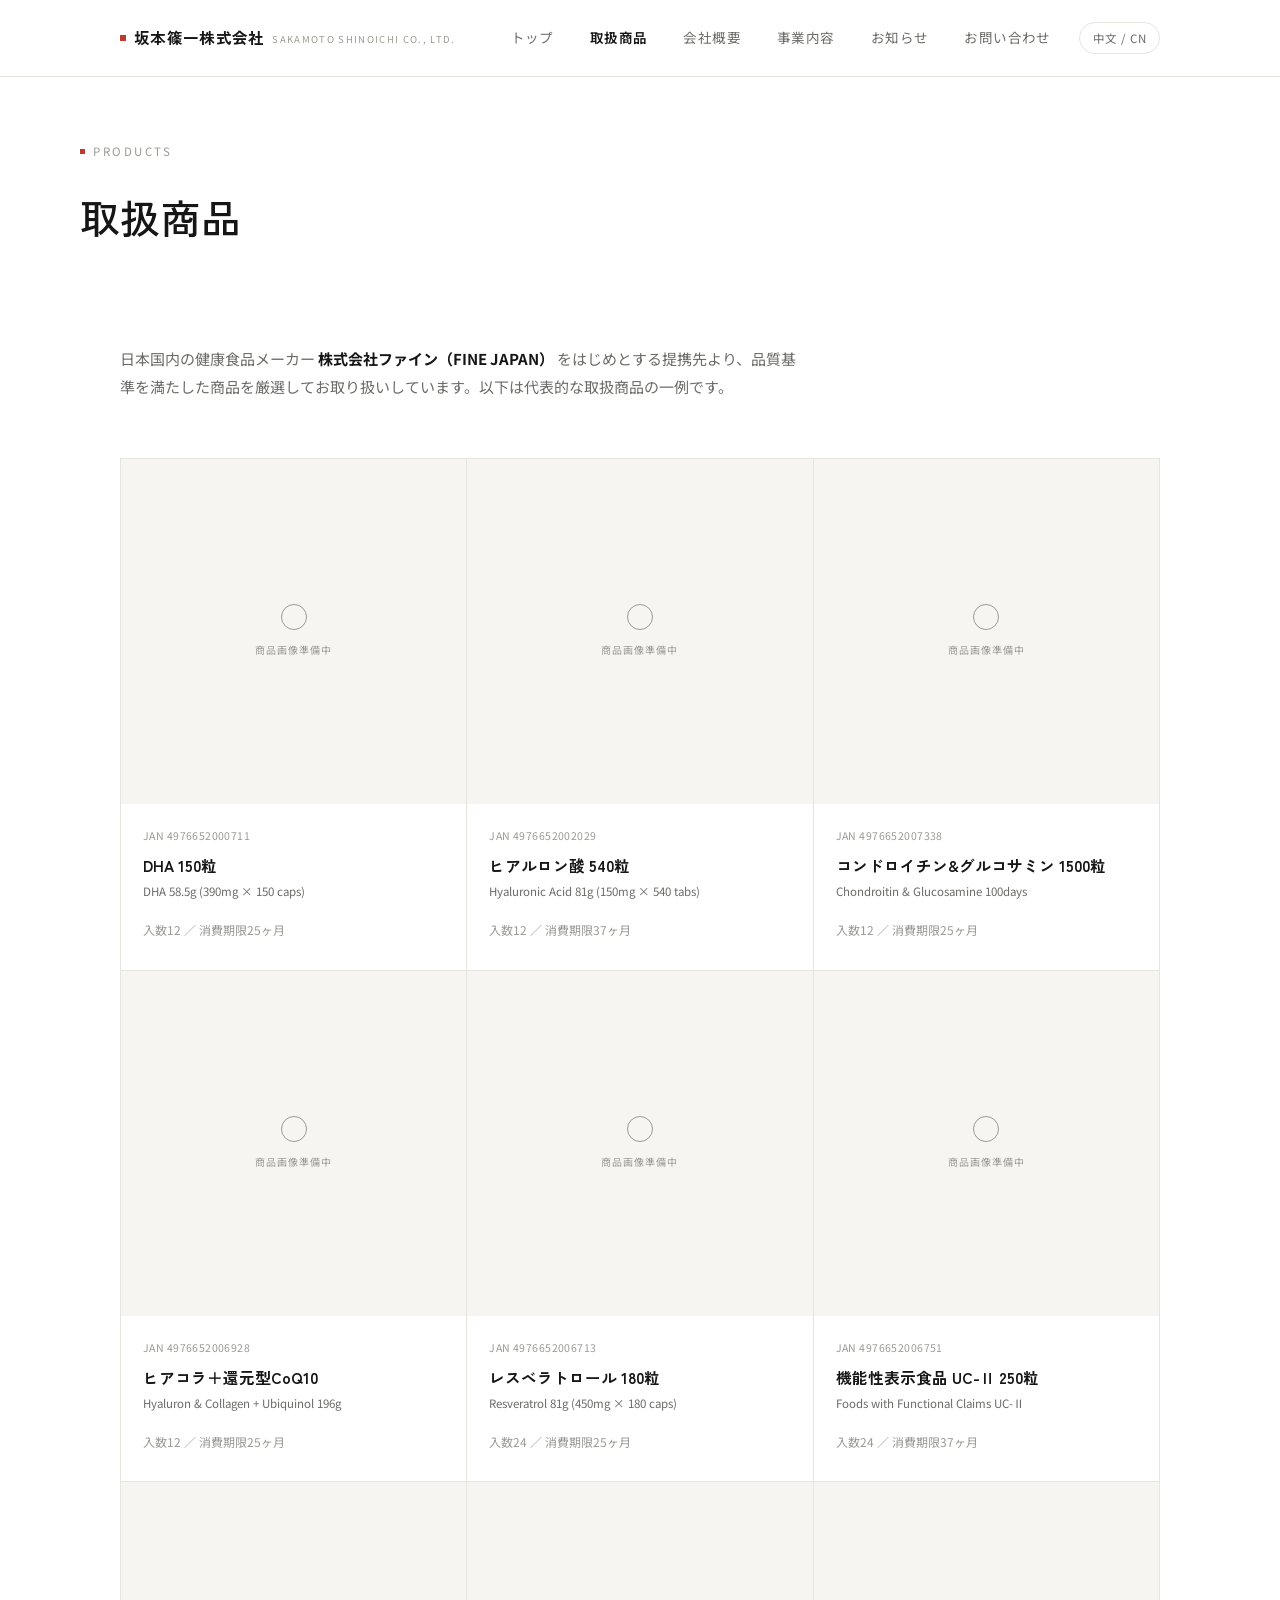
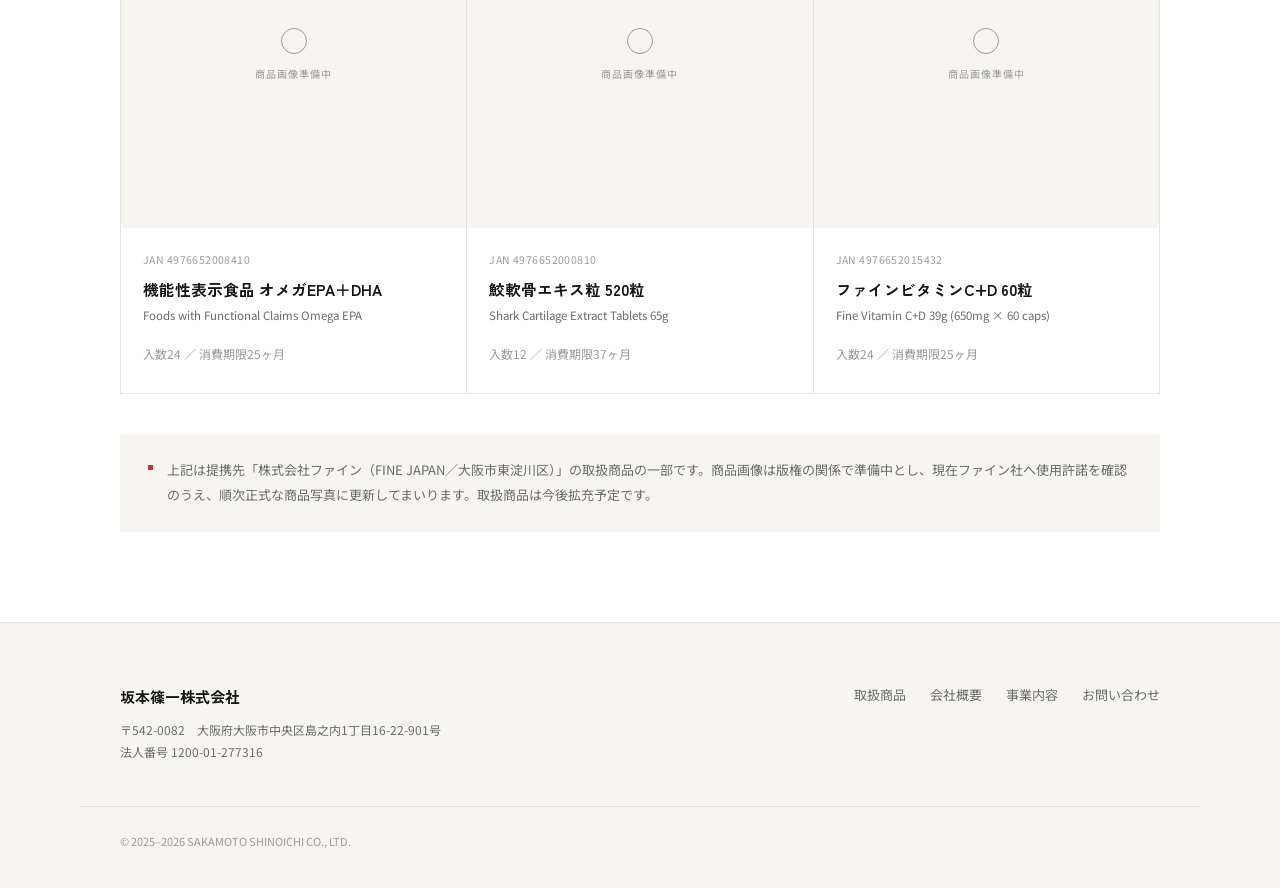
<file: products.html>
<!doctype html>
<html lang="ja">
<head>
<meta charset="UTF-8">
<meta name="viewport" content="width=device-width, initial-scale=1">
<title>取扱商品 ｜ 坂本篠一株式会社</title>
<meta name="description" content="坂本篠一株式会社が取り扱う健康食品・栄養補助食品。日本国内メーカー株式会社ファイン（FINE JAPAN）等との提携商品をご紹介します。">
<link rel="preconnect" href="https://fonts.googleapis.com">
<link href="https://fonts.googleapis.com/css2?family=Zen+Kaku+Gothic+New:wght@400;500;600;700&family=Noto+Sans+JP:wght@300;400;500;600;700&display=swap" rel="stylesheet">
<link rel="stylesheet" href="css/style.css">
</head>
<body>
<a class="skip-link" href="#main">本文へスキップ</a>

<header class="site-header">
  <div class="wrap">
    <a class="brand" href="index.html">
      <span class="dot"></span>坂本篠一株式会社
      <span class="en">SAKAMOTO SHINOICHI CO., LTD.</span>
    </a>
    <nav class="main-nav" aria-label="メインナビゲーション">
      <a href="index.html">トップ</a>
      <a href="products.html" aria-current="page">取扱商品</a>
      <a href="about.html">会社概要</a>
      <a href="business.html">事業内容</a>
      <a href="news.html">お知らせ</a>
      <a href="contact.html">お問い合わせ</a>
      <button class="lang-toggle" type="button">中文 / CN</button>
    </nav>
    <button class="nav-toggle" type="button" aria-label="メニューを開く"><span></span></button>
  </div>
</header>

<main id="main">

  <div class="page-head wrap">
    <span class="eyebrow lang-jp">PRODUCTS</span>
    <span class="eyebrow lang-cn">代理产品</span>
    <h1 class="lang-jp">取扱商品</h1>
    <h1 class="lang-cn">代理产品</h1>
  </div>

  <section>
    <div class="wrap">
      <div class="section-head" style="max-width:680px;">
        <p class="lang-jp" style="color:var(--ink-soft);font-size:15px;margin:0;">日本国内の健康食品メーカー <strong style="color:var(--ink)">株式会社ファイン（FINE JAPAN）</strong> をはじめとする提携先より、品質基準を満たした商品を厳選してお取り扱いしています。以下は代表的な取扱商品の一例です。</p>
        <p class="lang-cn" style="color:var(--ink-soft);font-size:15px;margin:0;">我们与日本国内健康食品厂商 <strong style="color:var(--ink)">株式会社FINE JAPAN</strong> 等合作伙伴展开合作，严格遴选符合品质标准的产品进行经营。以下为代表性产品示例。</p>
      </div>

      <div class="product-grid">

        <div class="product-card">
          <div class="product-photo"><div><div class="ph-icon"></div><div class="ph-mark lang-jp">商品画像準備中</div><div class="ph-mark lang-cn">产品图片待更新</div></div></div>
          <div class="product-info">
            <span class="jan">JAN 4976652000711</span>
            <h4>DHA 150粒</h4>
            <span class="en-name">DHA 58.5g (390mg × 150 caps)</span>
            <span class="spec lang-jp">入数12 ／ 消費期限25ヶ月</span>
            <span class="spec lang-cn">每箱12个 ／ 保质期25个月</span>
          </div>
        </div>

        <div class="product-card">
          <div class="product-photo"><div><div class="ph-icon"></div><div class="ph-mark lang-jp">商品画像準備中</div><div class="ph-mark lang-cn">产品图片待更新</div></div></div>
          <div class="product-info">
            <span class="jan">JAN 4976652002029</span>
            <h4>ヒアルロン酸 540粒</h4>
            <span class="en-name">Hyaluronic Acid 81g (150mg × 540 tabs)</span>
            <span class="spec lang-jp">入数12 ／ 消費期限37ヶ月</span>
            <span class="spec lang-cn">每箱12个 ／ 保质期37个月</span>
          </div>
        </div>

        <div class="product-card">
          <div class="product-photo"><div><div class="ph-icon"></div><div class="ph-mark lang-jp">商品画像準備中</div><div class="ph-mark lang-cn">产品图片待更新</div></div></div>
          <div class="product-info">
            <span class="jan">JAN 4976652007338</span>
            <h4>コンドロイチン&グルコサミン 1500粒</h4>
            <span class="en-name">Chondroitin & Glucosamine 100days</span>
            <span class="spec lang-jp">入数12 ／ 消費期限25ヶ月</span>
            <span class="spec lang-cn">每箱12个 ／ 保质期25个月</span>
          </div>
        </div>

        <div class="product-card">
          <div class="product-photo"><div><div class="ph-icon"></div><div class="ph-mark lang-jp">商品画像準備中</div><div class="ph-mark lang-cn">产品图片待更新</div></div></div>
          <div class="product-info">
            <span class="jan">JAN 4976652006928</span>
            <h4>ヒアコラ＋還元型CoQ10</h4>
            <span class="en-name">Hyaluron & Collagen + Ubiquinol 196g</span>
            <span class="spec lang-jp">入数12 ／ 消費期限25ヶ月</span>
            <span class="spec lang-cn">每箱12个 ／ 保质期25个月</span>
          </div>
        </div>

        <div class="product-card">
          <div class="product-photo"><div><div class="ph-icon"></div><div class="ph-mark lang-jp">商品画像準備中</div><div class="ph-mark lang-cn">产品图片待更新</div></div></div>
          <div class="product-info">
            <span class="jan">JAN 4976652006713</span>
            <h4>レスベラトロール 180粒</h4>
            <span class="en-name">Resveratrol 81g (450mg × 180 caps)</span>
            <span class="spec lang-jp">入数24 ／ 消費期限25ヶ月</span>
            <span class="spec lang-cn">每箱24个 ／ 保质期25个月</span>
          </div>
        </div>

        <div class="product-card">
          <div class="product-photo"><div><div class="ph-icon"></div><div class="ph-mark lang-jp">商品画像準備中</div><div class="ph-mark lang-cn">产品图片待更新</div></div></div>
          <div class="product-info">
            <span class="jan">JAN 4976652006751</span>
            <h4>機能性表示食品 UC-Ⅱ 250粒</h4>
            <span class="en-name">Foods with Functional Claims UC-Ⅱ</span>
            <span class="spec lang-jp">入数24 ／ 消費期限37ヶ月</span>
            <span class="spec lang-cn">每箱24个 ／ 保质期37个月</span>
          </div>
        </div>

        <div class="product-card">
          <div class="product-photo"><div><div class="ph-icon"></div><div class="ph-mark lang-jp">商品画像準備中</div><div class="ph-mark lang-cn">产品图片待更新</div></div></div>
          <div class="product-info">
            <span class="jan">JAN 4976652008410</span>
            <h4>機能性表示食品 オメガEPA＋DHA</h4>
            <span class="en-name">Foods with Functional Claims Omega EPA</span>
            <span class="spec lang-jp">入数24 ／ 消費期限25ヶ月</span>
            <span class="spec lang-cn">每箱24个 ／ 保质期25个月</span>
          </div>
        </div>

        <div class="product-card">
          <div class="product-photo"><div><div class="ph-icon"></div><div class="ph-mark lang-jp">商品画像準備中</div><div class="ph-mark lang-cn">产品图片待更新</div></div></div>
          <div class="product-info">
            <span class="jan">JAN 4976652000810</span>
            <h4>鮫軟骨エキス粒 520粒</h4>
            <span class="en-name">Shark Cartilage Extract Tablets 65g</span>
            <span class="spec lang-jp">入数12 ／ 消費期限37ヶ月</span>
            <span class="spec lang-cn">每箱12个 ／ 保质期37个月</span>
          </div>
        </div>

        <div class="product-card">
          <div class="product-photo"><div><div class="ph-icon"></div><div class="ph-mark lang-jp">商品画像準備中</div><div class="ph-mark lang-cn">产品图片待更新</div></div></div>
          <div class="product-info">
            <span class="jan">JAN 4976652015432</span>
            <h4>ファインビタミンC+D 60粒</h4>
            <span class="en-name">Fine Vitamin C+D 39g (650mg × 60 caps)</span>
            <span class="spec lang-jp">入数24 ／ 消費期限25ヶ月</span>
            <span class="spec lang-cn">每箱24个 ／ 保质期25个月</span>
          </div>
        </div>

      </div>

      <div class="partner-note">
        <span class="dot"></span>
        <div>
          <span class="lang-jp">上記は提携先「株式会社ファイン（FINE JAPAN／大阪市東淀川区）」の取扱商品の一部です。商品画像は版権の関係で準備中とし、現在ファイン社へ使用許諾を確認のうえ、順次正式な商品写真に更新してまいります。取扱商品は今後拡充予定です。</span>
          <span class="lang-cn">以上为合作伙伴「株式会社FINE JAPAN（大阪市东淀川区）」部分代理产品。出于版权考虑，产品图片暂时留白，目前正在向FINE JAPAN确认图片使用授权，后续将陆续更新为官方产品实拍图。代理产品种类后续将持续扩充。</span>
        </div>
      </div>

    </div>
  </section>

</main>

<footer>
  <div class="wrap">
    <div>
      <div class="f-brand">坂本篠一株式会社</div>
      <div class="f-meta">〒542-0082　大阪府大阪市中央区島之内1丁目16-22-901号<br>法人番号 1200-01-277316</div>
    </div>
    <nav class="f-links">
      <a href="products.html" class="lang-jp">取扱商品</a><a href="products.html" class="lang-cn">代理产品</a>
      <a href="about.html" class="lang-jp">会社概要</a><a href="about.html" class="lang-cn">公司概要</a>
      <a href="business.html" class="lang-jp">事業内容</a><a href="business.html" class="lang-cn">业务内容</a>
      <a href="contact.html" class="lang-jp">お問い合わせ</a><a href="contact.html" class="lang-cn">联系我们</a>
    </nav>
  </div>
  <div class="wrap f-bottom">© 2025–2026 SAKAMOTO SHINOICHI CO., LTD.</div>
</footer>

<script src="js/main.js"></script>
</body>
</html>
</file>
<file: css/style.css>
/* ==========================================================================
   坂本篠一株式会社 — corporate site v2
   Design language: MUJI / Apple / Uniqlo minimalism
   White space, restrained type, near-monochrome + one precise accent
   ========================================================================== */

:root{
  --bg:        #FFFFFF;
  --bg-soft:   #F6F5F2;
  --bg-deep:   #EFEDE7;
  --ink:       #161616;
  --ink-soft:  #6B6B68;
  --ink-faint: #9B9A95;
  --line:      #E6E4DE;
  --line-soft: #EFEDE8;
  --accent:    #BC3B2E;   /* single precision accent — used sparingly */

  --serif: "Zen Kaku Gothic New", "Noto Sans JP", "Hiragino Sans", sans-serif;
  --sans:  "Noto Sans JP", "Hiragino Sans", sans-serif;

  --max: 1120px;
  --maxN: 760px;
}

*{box-sizing:border-box;}
html,body{margin:0;padding:0;}
body{
  background:var(--bg);
  color:var(--ink);
  font-family:var(--sans);
  font-size:16px;
  line-height:1.9;
  -webkit-font-smoothing:antialiased;
  font-weight:400;
}
img{max-width:100%;display:block;}
a{color:inherit;text-decoration:none;}
h1,h2,h3{font-family:var(--serif);font-weight:500;margin:0;color:var(--ink);letter-spacing:.01em;}
.wrap{max-width:var(--max);margin:0 auto;padding:0 40px;}
.wrap-n{max-width:var(--maxN);margin:0 auto;padding:0 40px;}

.skip-link{position:absolute;left:-999px;top:0;}
.skip-link:focus{left:8px;top:8px;background:var(--ink);color:#fff;padding:8px 14px;z-index:999;}
a:focus-visible, button:focus-visible{outline:2px solid var(--accent);outline-offset:3px;}

/* ---------- header ---------- */
.site-header{
  position:sticky;top:0;z-index:50;
  background:rgba(255,255,255,.92);
  backdrop-filter:saturate(180%) blur(8px);
  border-bottom:1px solid var(--line);
}
.site-header .wrap{
  display:flex;align-items:center;justify-content:space-between;
  height:76px;
}
.brand{
  color:var(--ink);
  font-family:var(--serif);
  font-size:15.5px;
  font-weight:600;
  letter-spacing:.02em;
  display:flex;align-items:center;gap:8px;
}
.brand .dot{width:6px;height:6px;background:var(--accent);display:inline-block;flex-shrink:0;}
.brand .en{
  font-family:var(--sans);
  font-size:9.5px;
  color:var(--ink-faint);
  letter-spacing:.14em;
  display:block;
  margin-top:3px;
  font-weight:400;
}
nav.main-nav{display:flex;align-items:center;gap:4px;}
nav.main-nav a{
  color:var(--ink-soft);
  font-size:13.5px;
  letter-spacing:.03em;
  padding:10px 16px;
  transition:color .15s ease;
}
nav.main-nav a:hover{color:var(--ink);}
nav.main-nav a[aria-current="page"]{color:var(--ink);font-weight:600;}

.lang-toggle{
  background:transparent;border:1px solid var(--line);
  color:var(--ink-soft);font-family:var(--sans);font-size:11.5px;
  letter-spacing:.04em;padding:7px 13px;border-radius:20px;cursor:pointer;
  margin-left:8px;
}
.lang-toggle:hover{border-color:var(--ink);color:var(--ink);}

.nav-toggle{display:none;}

@media (max-width:780px){
  nav.main-nav{
    position:fixed;inset:76px 0 0 0;background:#fff;
    flex-direction:column;align-items:flex-start;padding:18px 40px;
    transform:translateY(-8px);opacity:0;pointer-events:none;
    transition:opacity .18s ease, transform .18s ease;
  }
  nav.main-nav.open{opacity:1;pointer-events:auto;transform:translateY(0);}
  nav.main-nav a{width:100%;padding:16px 0;border-bottom:1px solid var(--line);color:var(--ink);}
  .nav-toggle{
    display:inline-flex;background:transparent;border:0;color:var(--ink);
    width:34px;height:34px;align-items:center;justify-content:center;cursor:pointer;
  }
  .nav-toggle span,.nav-toggle span::before,.nav-toggle span::after{
    content:"";display:block;width:20px;height:1px;background:var(--ink);
    position:relative;
  }
  .nav-toggle span::before{position:absolute;top:-6px;}
  .nav-toggle span::after{position:absolute;top:6px;}
}

/* ---------- hero ---------- */
.hero{padding:120px 0 90px;}
.eyebrow{
  font-size:11.5px;letter-spacing:.22em;color:var(--ink-faint);
  font-family:var(--sans);margin-bottom:24px;display:flex;align-items:center;gap:8px;
}
.eyebrow::before{content:"";width:5px;height:5px;background:var(--accent);display:inline-block;}
.hero h1{
  font-size:clamp(34px,5vw,58px);line-height:1.32;max-width:820px;
  font-weight:500;letter-spacing:-.01em;
}
.hero .lead{
  margin-top:28px;color:var(--ink-soft);max-width:560px;font-size:16px;line-height:1.9;
}
.hero-stats{
  display:grid;grid-template-columns:repeat(3,1fr);
  margin-top:80px;border-top:1px solid var(--line);
}
.hero-stats div{padding:26px 28px 0;border-right:1px solid var(--line);}
.hero-stats div:last-child{border-right:0;}
.hero-stats .num{font-family:var(--serif);font-size:26px;font-weight:500;color:var(--ink);display:block;}
.hero-stats .label{font-size:12px;color:var(--ink-soft);margin-top:6px;display:block;letter-spacing:.02em;}
@media(max-width:680px){
  .hero-stats{grid-template-columns:1fr;}
  .hero-stats div{border-right:0;border-bottom:1px solid var(--line);padding-bottom:22px;margin-bottom:4px;}
}

/* ---------- sections ---------- */
section{padding:90px 0;}
section + section{border-top:1px solid var(--line);}
.section-head{margin-bottom:56px;}
.section-head .eyebrow{margin-bottom:18px;}
.section-head h2{font-size:clamp(24px,3vw,34px);font-weight:500;max-width:600px;}
.section-foot{margin-top:56px;}

/* ---------- main business banner ---------- */
.main-biz{
  background:var(--bg-soft);
  padding:64px;
  display:grid;grid-template-columns:1fr 1.3fr;gap:60px;
}
.main-biz .tag{
  display:inline-flex;align-items:center;gap:7px;
  font-size:11.5px;letter-spacing:.1em;color:var(--accent);
  margin-bottom:18px;font-weight:600;
}
.main-biz .tag::before{content:"";width:5px;height:5px;background:var(--accent);}
.main-biz h3{font-size:26px;line-height:1.5;margin-bottom:18px;}
.main-biz p{color:var(--ink-soft);margin:0;font-size:15px;}
.main-biz-list{margin:0;padding:0;list-style:none;}
.main-biz-list li{
  padding:18px 0;border-bottom:1px solid var(--line);font-size:14px;color:var(--ink-soft);
  display:flex;gap:14px;
}
.main-biz-list li:last-child{border-bottom:0;}
.main-biz-list strong{color:var(--ink);font-weight:600;min-width:120px;flex-shrink:0;}
@media(max-width:780px){
  .main-biz{grid-template-columns:1fr;padding:40px 28px;}
}

/* ---------- 3 strengths ---------- */
.grid3{display:grid;grid-template-columns:repeat(3,1fr);gap:50px;}
.grid3 .num{font-family:var(--serif);font-size:13px;color:var(--ink-faint);letter-spacing:.08em;margin-bottom:18px;display:block;}
.grid3 h3{font-size:18px;margin-bottom:12px;font-weight:600;}
.grid3 p{font-size:14px;color:var(--ink-soft);margin:0;}
@media (max-width:780px){.grid3{grid-template-columns:1fr;gap:44px;}}

/* ---------- product grid (取扱商品) ---------- */
.product-grid{display:grid;grid-template-columns:repeat(3,1fr);gap:1px;background:var(--line);border:1px solid var(--line);}
.product-card{background:#fff;padding:0;}
.product-photo{
  aspect-ratio:1/1;background:var(--bg-soft);
  display:flex;align-items:center;justify-content:center;
  position:relative;overflow:hidden;
}
.product-photo .ph-mark{
  font-size:10px;letter-spacing:.1em;color:var(--ink-faint);text-align:center;
}
.product-photo .ph-icon{width:26px;height:26px;border:1px solid var(--ink-faint);border-radius:50%;margin:0 auto 10px;}
.product-info{padding:22px 22px 26px;}
.product-info .jan{font-size:10.5px;color:var(--ink-faint);letter-spacing:.04em;margin-bottom:8px;display:block;}
.product-info h4{font-family:var(--serif);font-size:15.5px;font-weight:600;margin:0 0 4px;line-height:1.5;}
.product-info .en-name{font-size:11.5px;color:var(--ink-soft);display:block;margin-bottom:10px;}
.product-info .spec{font-size:12px;color:var(--ink-faint);}
@media(max-width:780px){.product-grid{grid-template-columns:repeat(2,1fr);}}
@media(max-width:520px){.product-grid{grid-template-columns:1fr;}}

.partner-note{
  margin-top:40px;padding:24px 28px;background:var(--bg-soft);
  font-size:13px;color:var(--ink-soft);display:flex;gap:14px;align-items:flex-start;
}
.partner-note .dot{width:5px;height:5px;background:var(--accent);margin-top:7px;flex-shrink:0;}

/* ---------- company table ---------- */
table.kaisha{width:100%;border-collapse:collapse;}
table.kaisha tr{border-bottom:1px solid var(--line);}
table.kaisha th,table.kaisha td{text-align:left;padding:22px 6px;vertical-align:top;font-weight:400;}
table.kaisha th{
  width:200px;color:var(--ink-soft);font-size:13px;letter-spacing:.03em;font-weight:500;
}
table.kaisha td{font-size:15px;}
table.kaisha td .fill{color:var(--accent);}
@media (max-width:600px){
  table.kaisha, table.kaisha tr, table.kaisha th, table.kaisha td{display:block;width:auto;}
  table.kaisha th{padding-bottom:6px;}
  table.kaisha tr{padding:18px 0;}
}

/* ---------- business numbered list ---------- */
.kanji-list > div{
  display:flex;gap:28px;padding:36px 0;border-top:1px solid var(--line);
}
.kanji-list > div:first-child{border-top:0;}
.kanji-num{
  font-family:var(--serif);font-size:13px;color:var(--ink-faint);flex-shrink:0;width:30px;letter-spacing:.04em;
  padding-top:3px;
}
.kanji-list h3{font-size:18px;margin-bottom:10px;font-weight:600;}
.kanji-list p{margin:0;color:var(--ink-soft);font-size:14.5px;}

/* ---------- full list (41 items) ---------- */
.full-list{columns:2;column-gap:48px;list-style:none;margin:0;padding:0;}
.full-list li{font-size:13px;color:var(--ink-soft);padding:9px 0;border-bottom:1px solid var(--line-soft);break-inside:avoid;}
.full-list li span.lnum{color:var(--ink-faint);font-family:var(--serif);margin-right:8px;font-size:12px;}
.full-list li.highlight{color:var(--ink);font-weight:600;}
.full-list li.highlight span.lnum{color:var(--accent);}
@media(max-width:680px){.full-list{columns:1;}}

/* ---------- news ---------- */
.news-item{
  display:grid;grid-template-columns:130px 1fr;gap:28px;
  padding:34px 0;border-top:1px solid var(--line);
}
.news-item:first-child{border-top:0;}
.news-date{font-family:var(--serif);color:var(--ink-faint);font-size:13.5px;}
.news-tag{
  display:inline-block;font-size:10.5px;letter-spacing:.06em;color:var(--ink-soft);
  border:1px solid var(--line);padding:3px 9px;margin-bottom:10px;
}
.news-item h3{font-size:16px;margin-bottom:10px;font-weight:600;}
.news-item p{margin:0;color:var(--ink-soft);font-size:14px;}
@media (max-width:600px){.news-item{grid-template-columns:1fr;gap:8px;}}

/* ---------- contact ---------- */
.contact-grid{display:grid;grid-template-columns:1fr 1fr;gap:64px;}
@media (max-width:780px){.contact-grid{grid-template-columns:1fr;gap:40px;}}
.contact-block dt{font-size:12px;color:var(--ink-faint);letter-spacing:.04em;margin-top:24px;}
.contact-block dt:first-child{margin-top:0;}
.contact-block dd{margin:5px 0 0;font-size:16px;font-family:var(--serif);color:var(--ink);font-weight:500;}
.btn{
  display:inline-block;margin-top:32px;background:var(--ink);color:#fff;
  padding:15px 32px;font-size:13.5px;letter-spacing:.04em;
  transition:background .15s ease;
}
.btn:hover{background:var(--accent);}
.map-frame{border:1px solid var(--line);height:320px;width:100%;background:var(--bg-soft);}
.map-frame iframe{width:100%;height:100%;border:0;display:block;filter:grayscale(15%);}

/* ---------- footer ---------- */
footer{background:var(--bg-soft);color:var(--ink);padding:60px 0 36px;border-top:1px solid var(--line);}
footer .wrap{display:flex;justify-content:space-between;flex-wrap:wrap;gap:24px;}
footer .f-brand{font-family:var(--serif);font-size:15px;font-weight:600;margin-bottom:8px;}
footer .f-meta{font-size:12px;color:var(--ink-soft);line-height:1.8;}
footer .f-links{display:flex;gap:24px;font-size:13px;}
footer .f-links a{color:var(--ink-soft);}
footer .f-links a:hover{color:var(--ink);}
footer .f-bottom{margin-top:44px;padding-top:24px;border-top:1px solid var(--line);font-size:11px;color:var(--ink-faint);}

/* ---------- language toggle ---------- */
.lang-cn{display:none;}
html.show-cn .lang-jp{display:none;}
html.show-cn .lang-cn{display:block;}
html.show-cn .lang-cn.inline{display:inline;}
html.show-cn .lang-cn.flex{display:flex;}

.fill{color:var(--accent);}

@media (prefers-reduced-motion: reduce){*{transition:none !important;}}

.page-head{padding:64px 0 0;}
.page-head h1{font-size:clamp(28px,4vw,40px);}
.page-head .eyebrow{margin-bottom:16px;}
</file>
